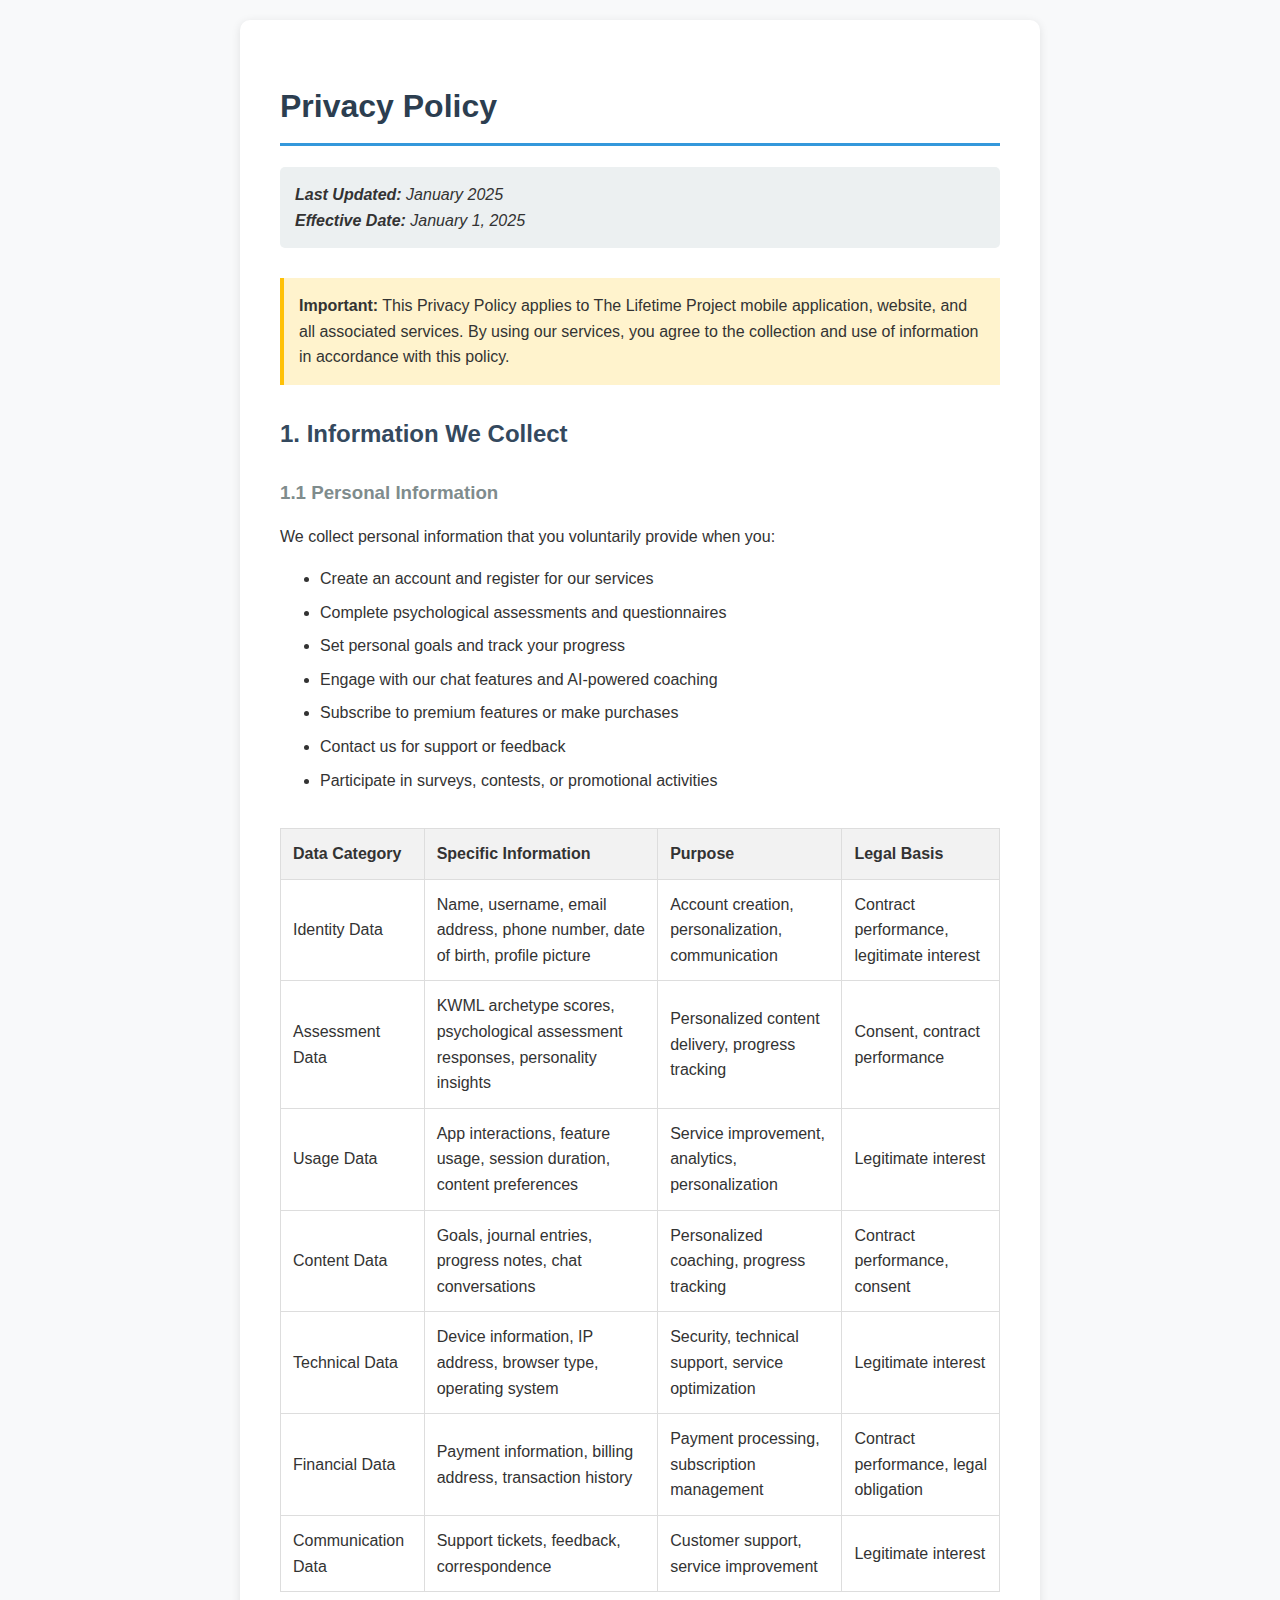
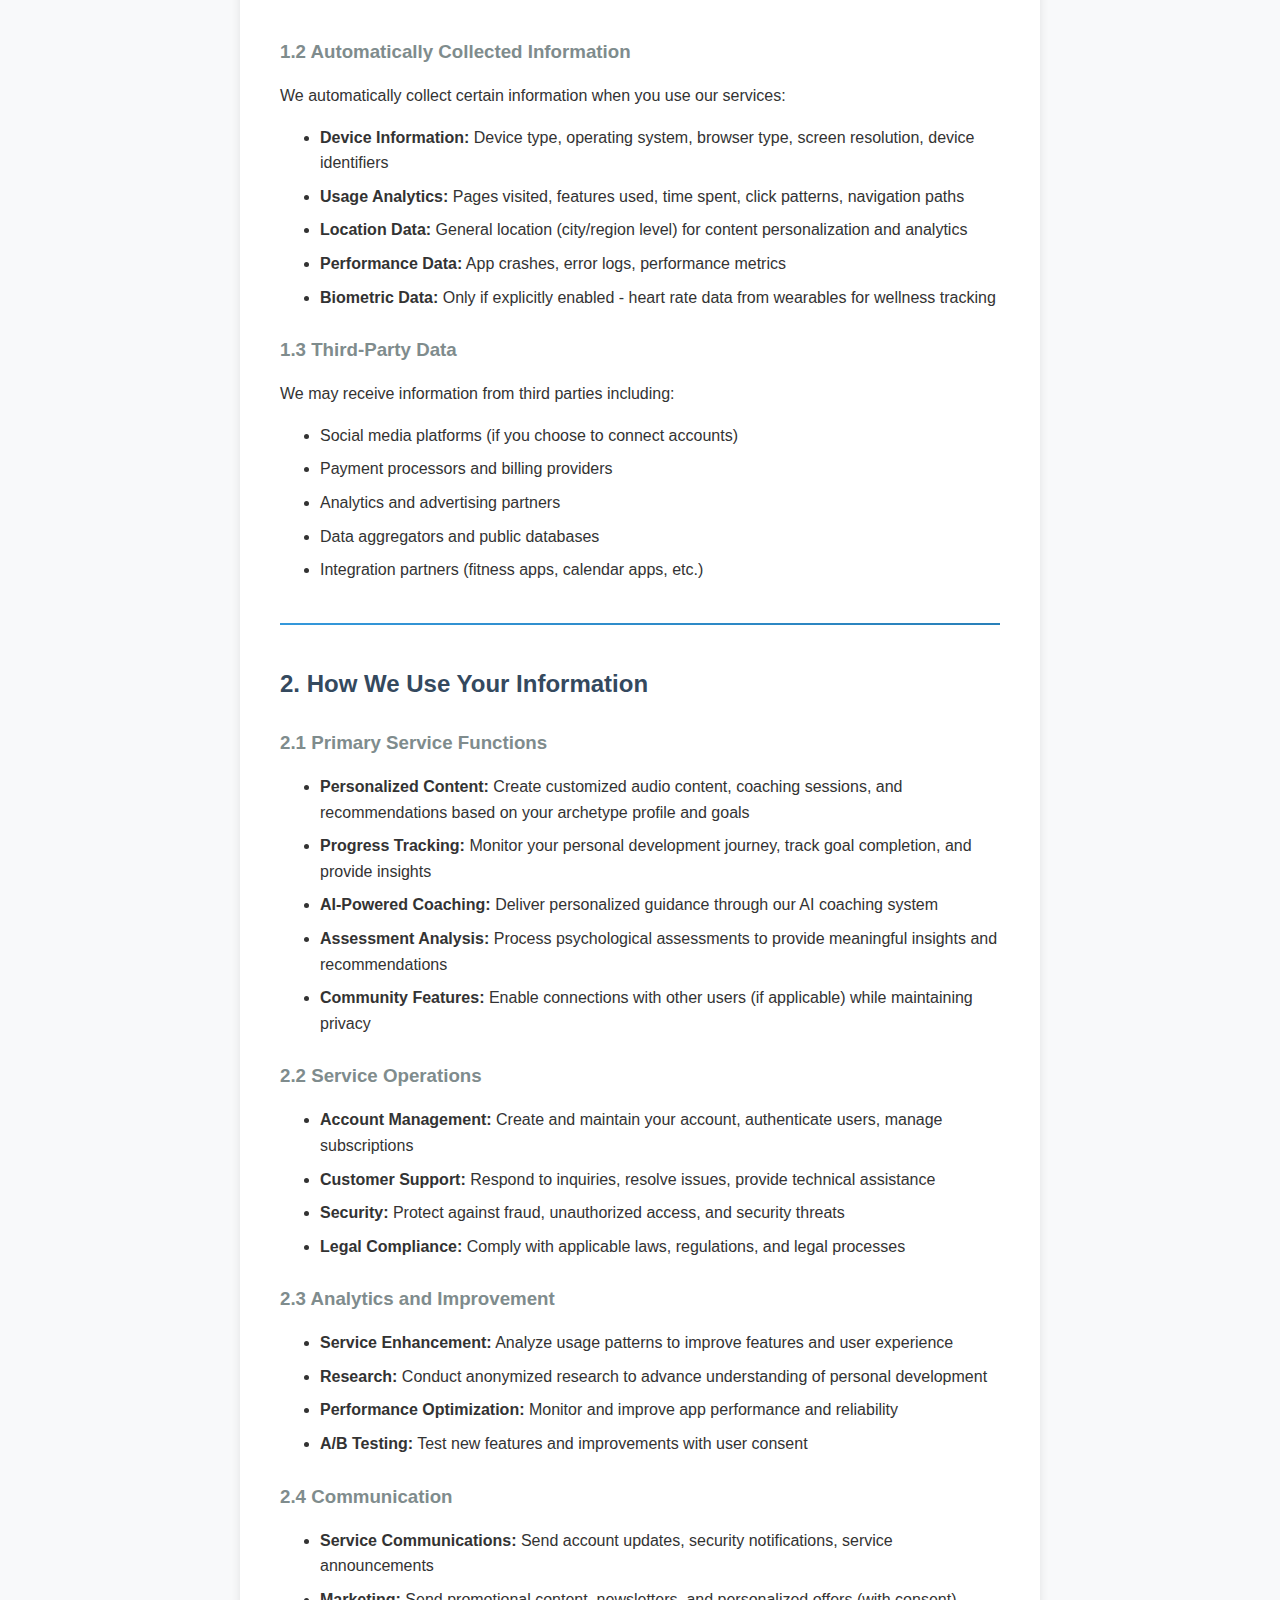
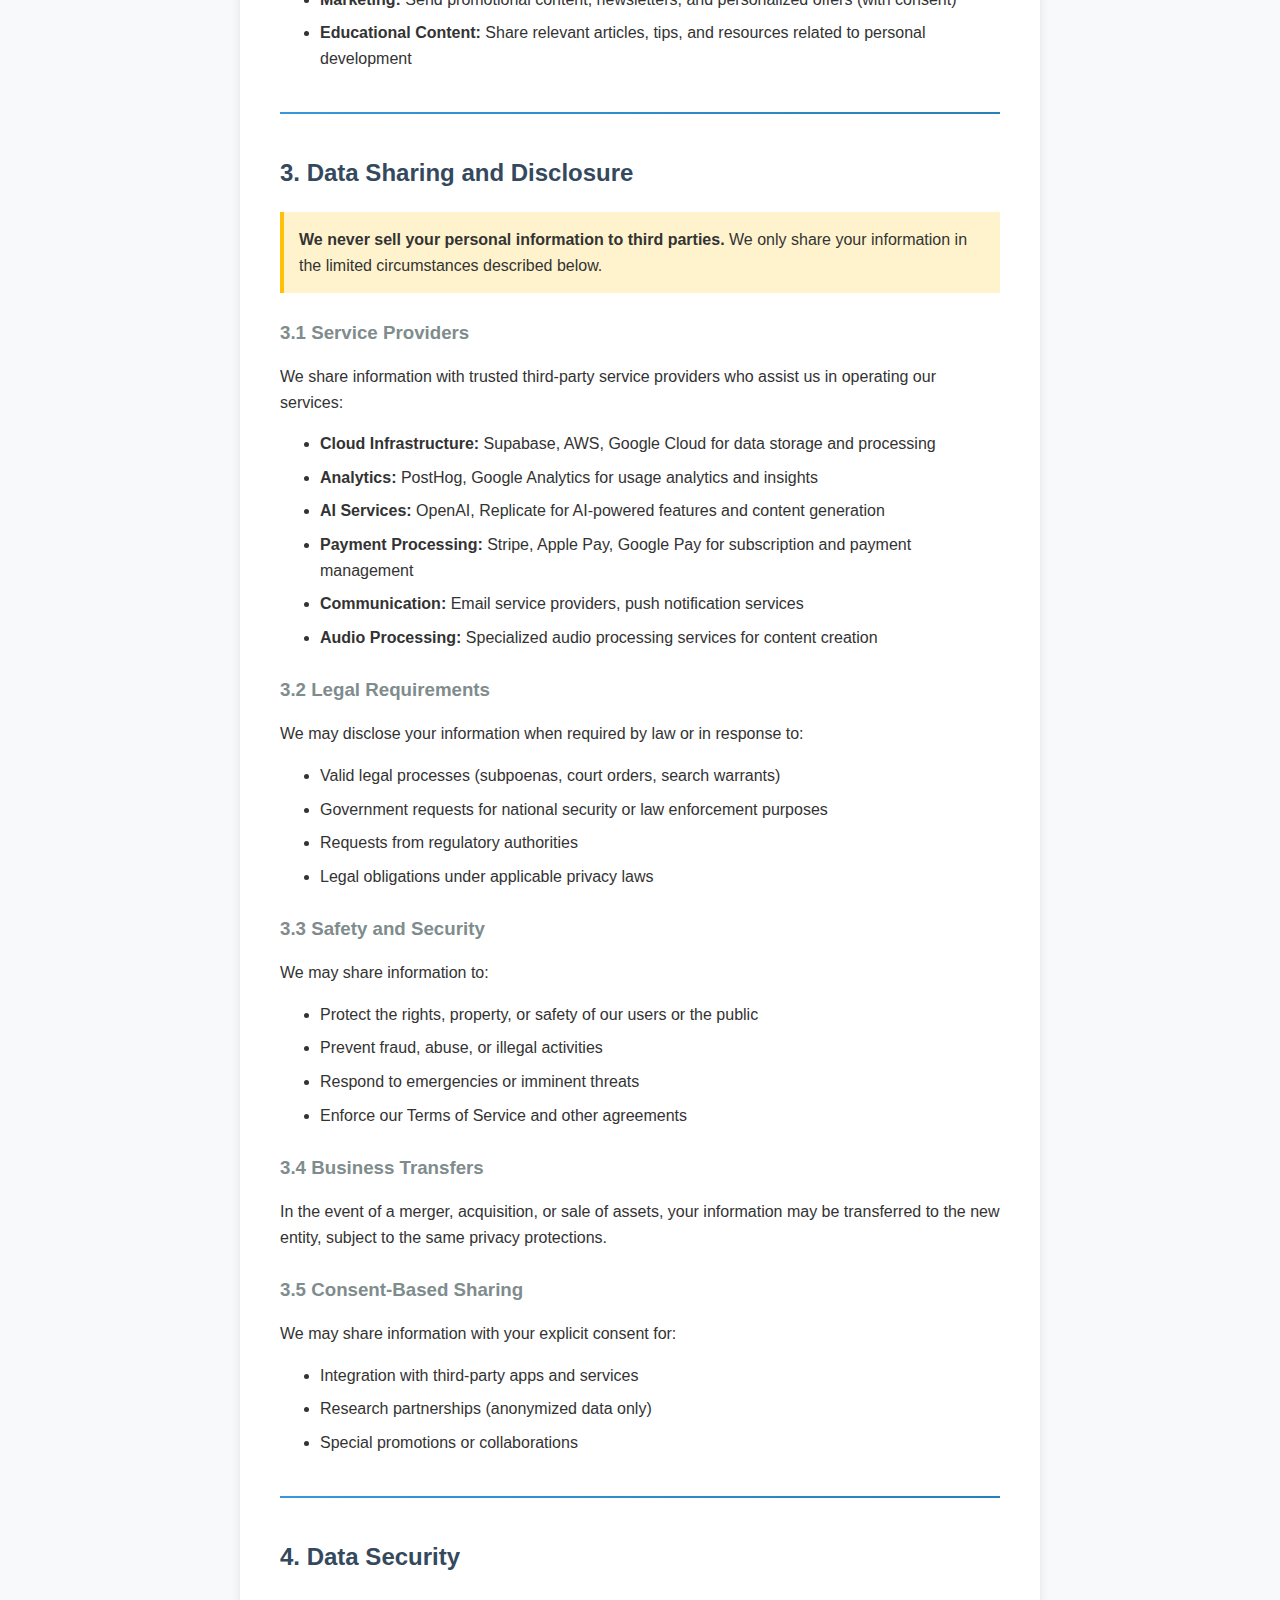
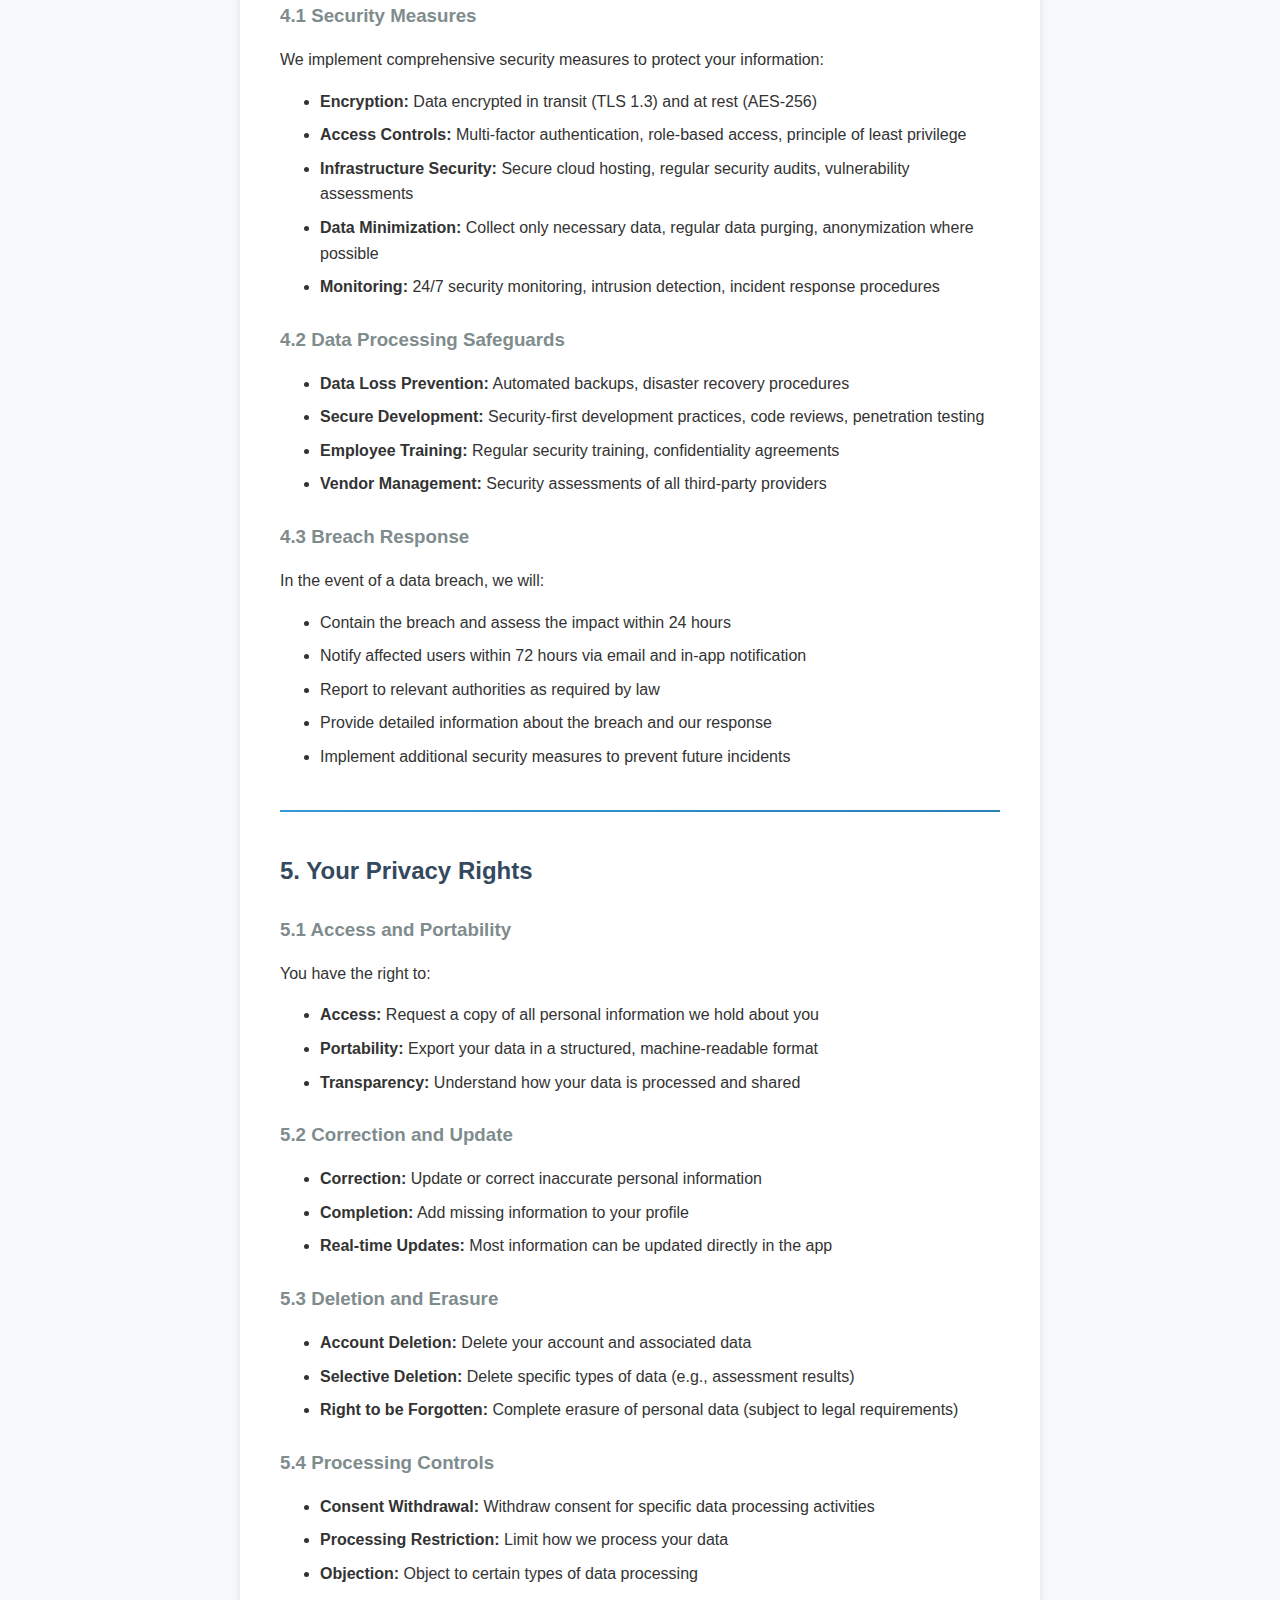
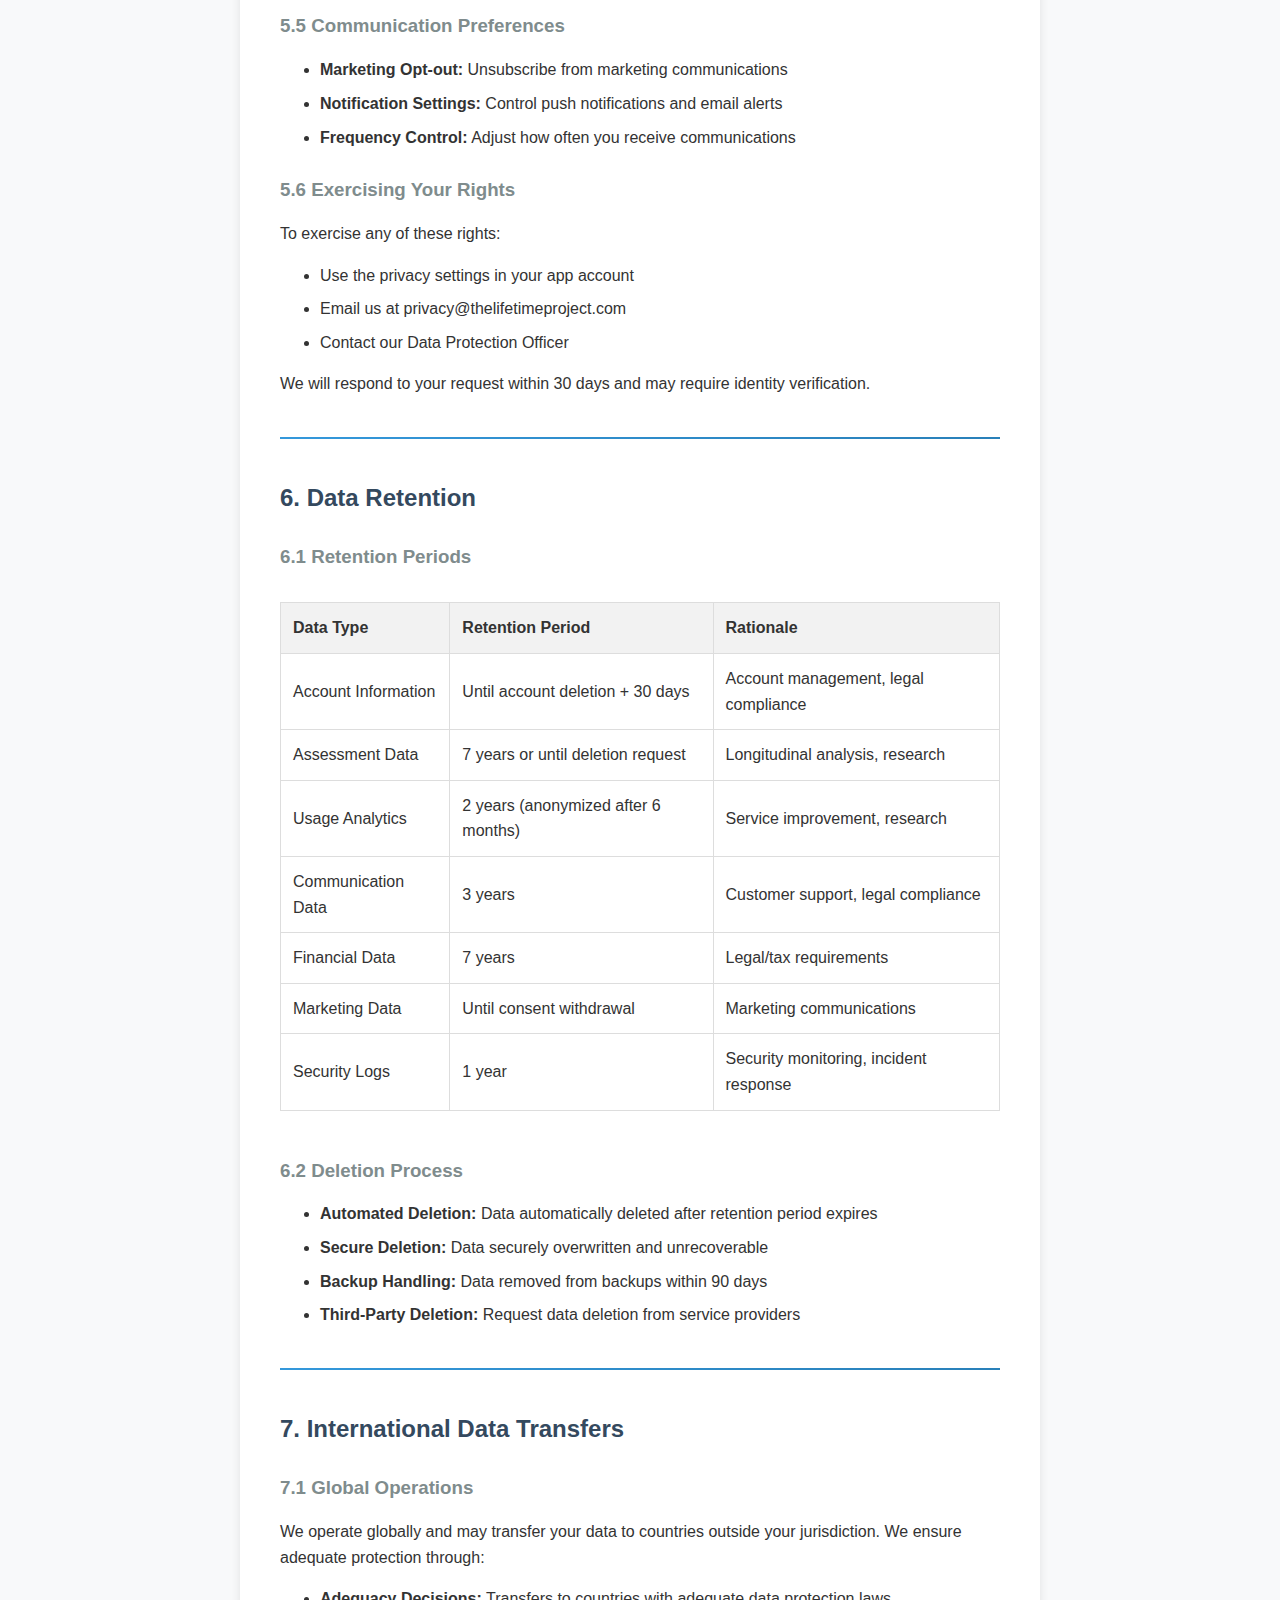
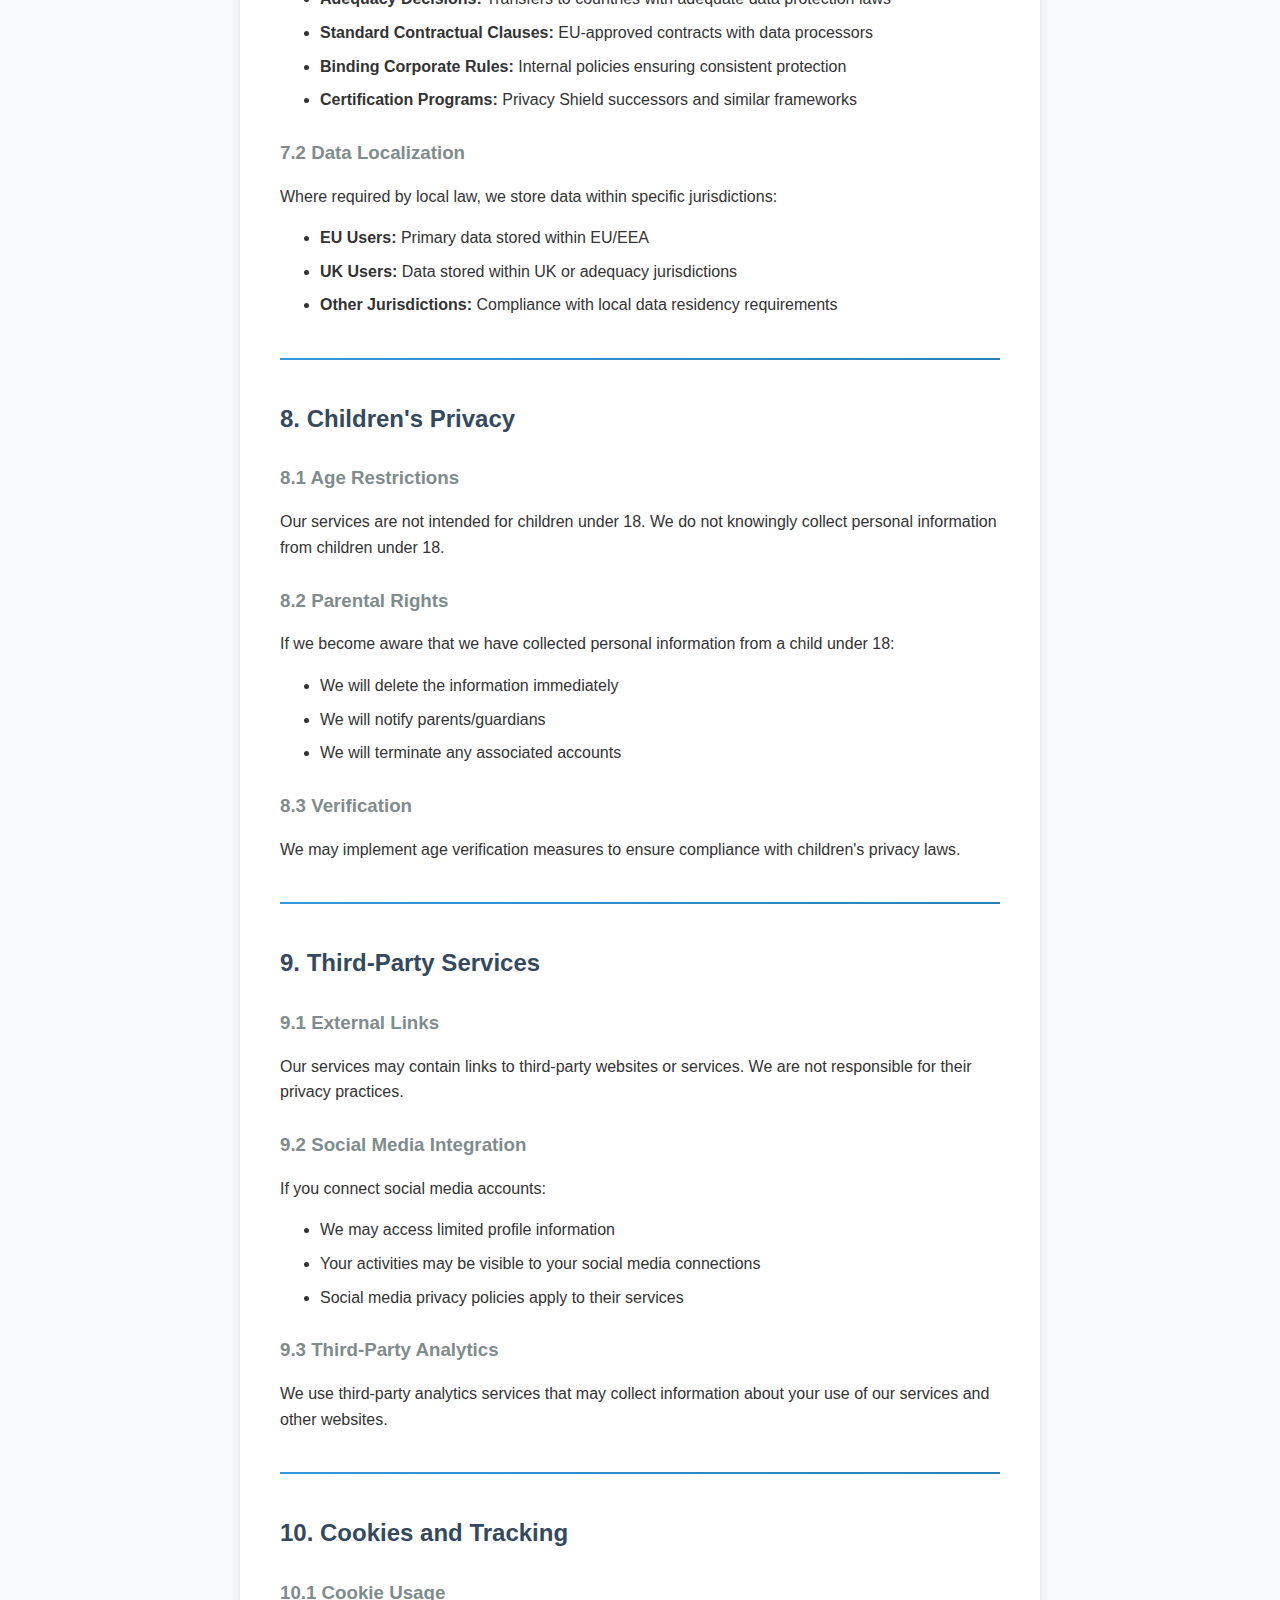
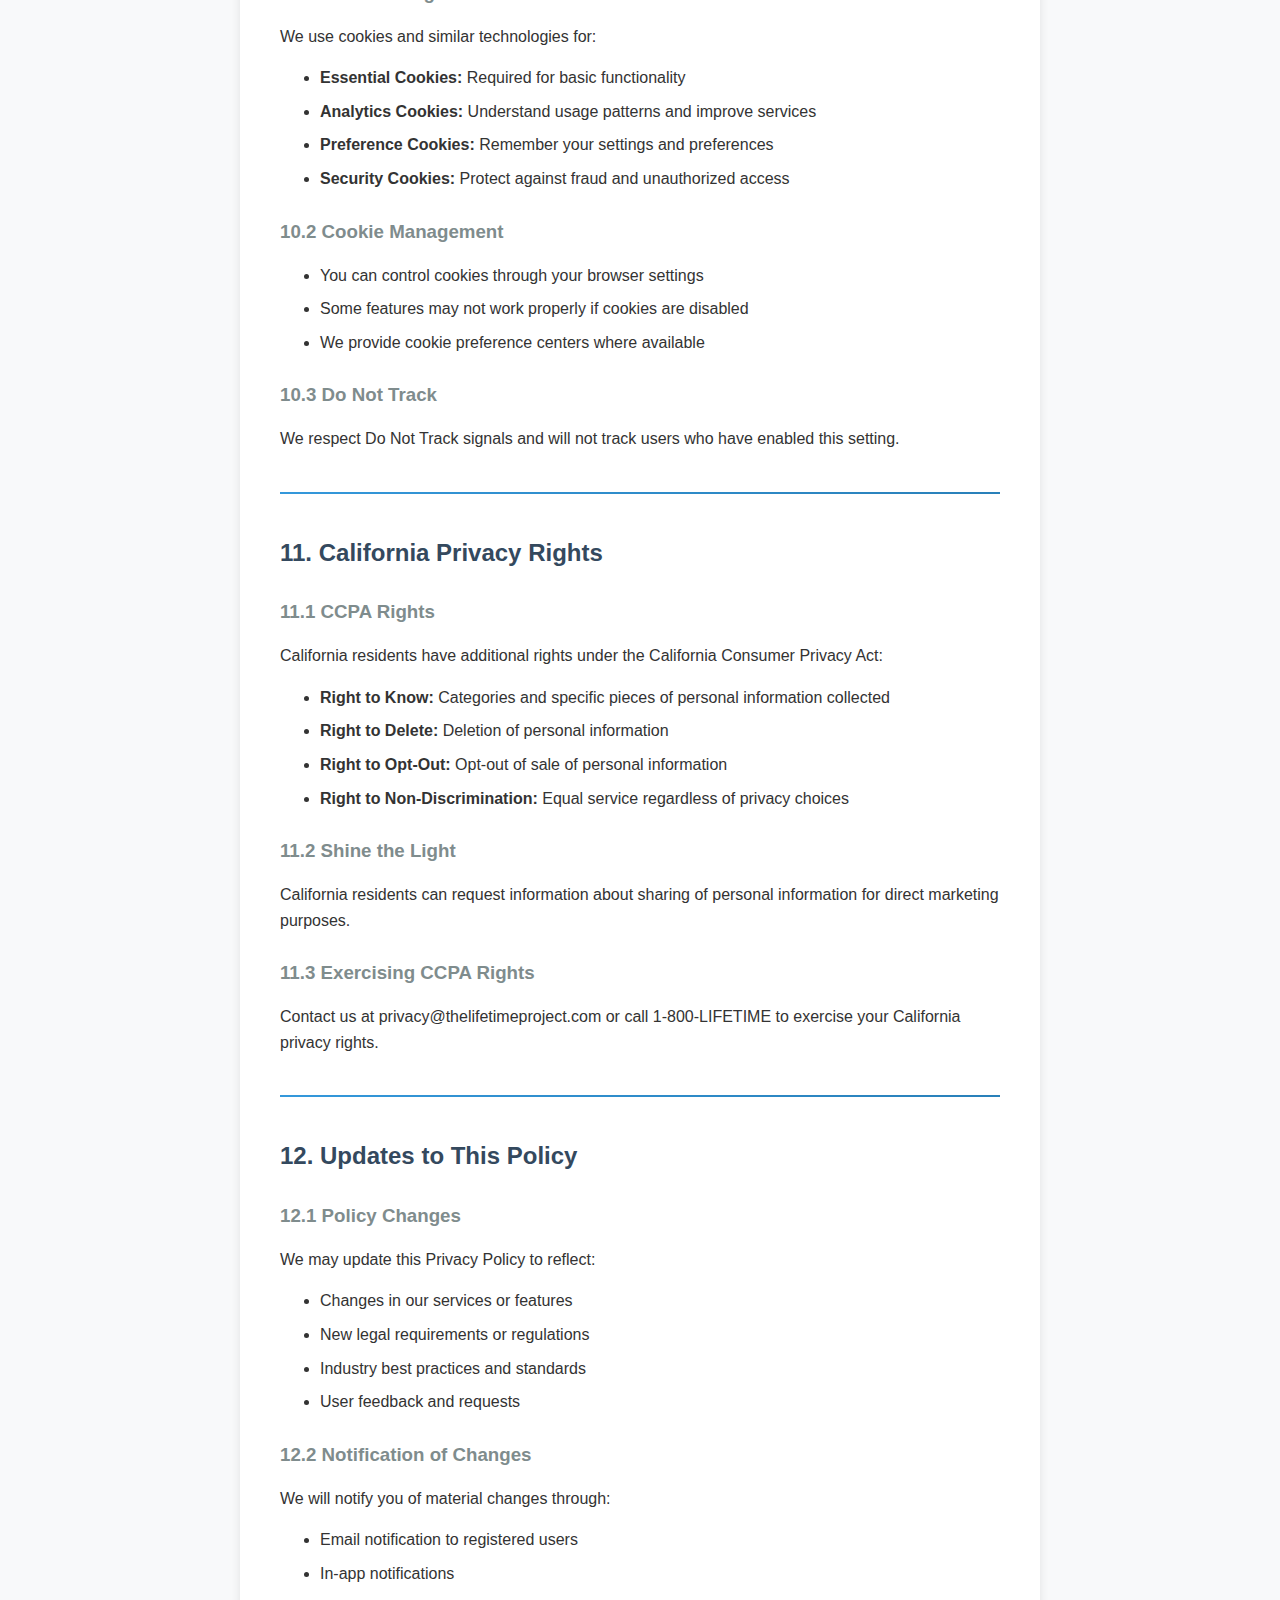
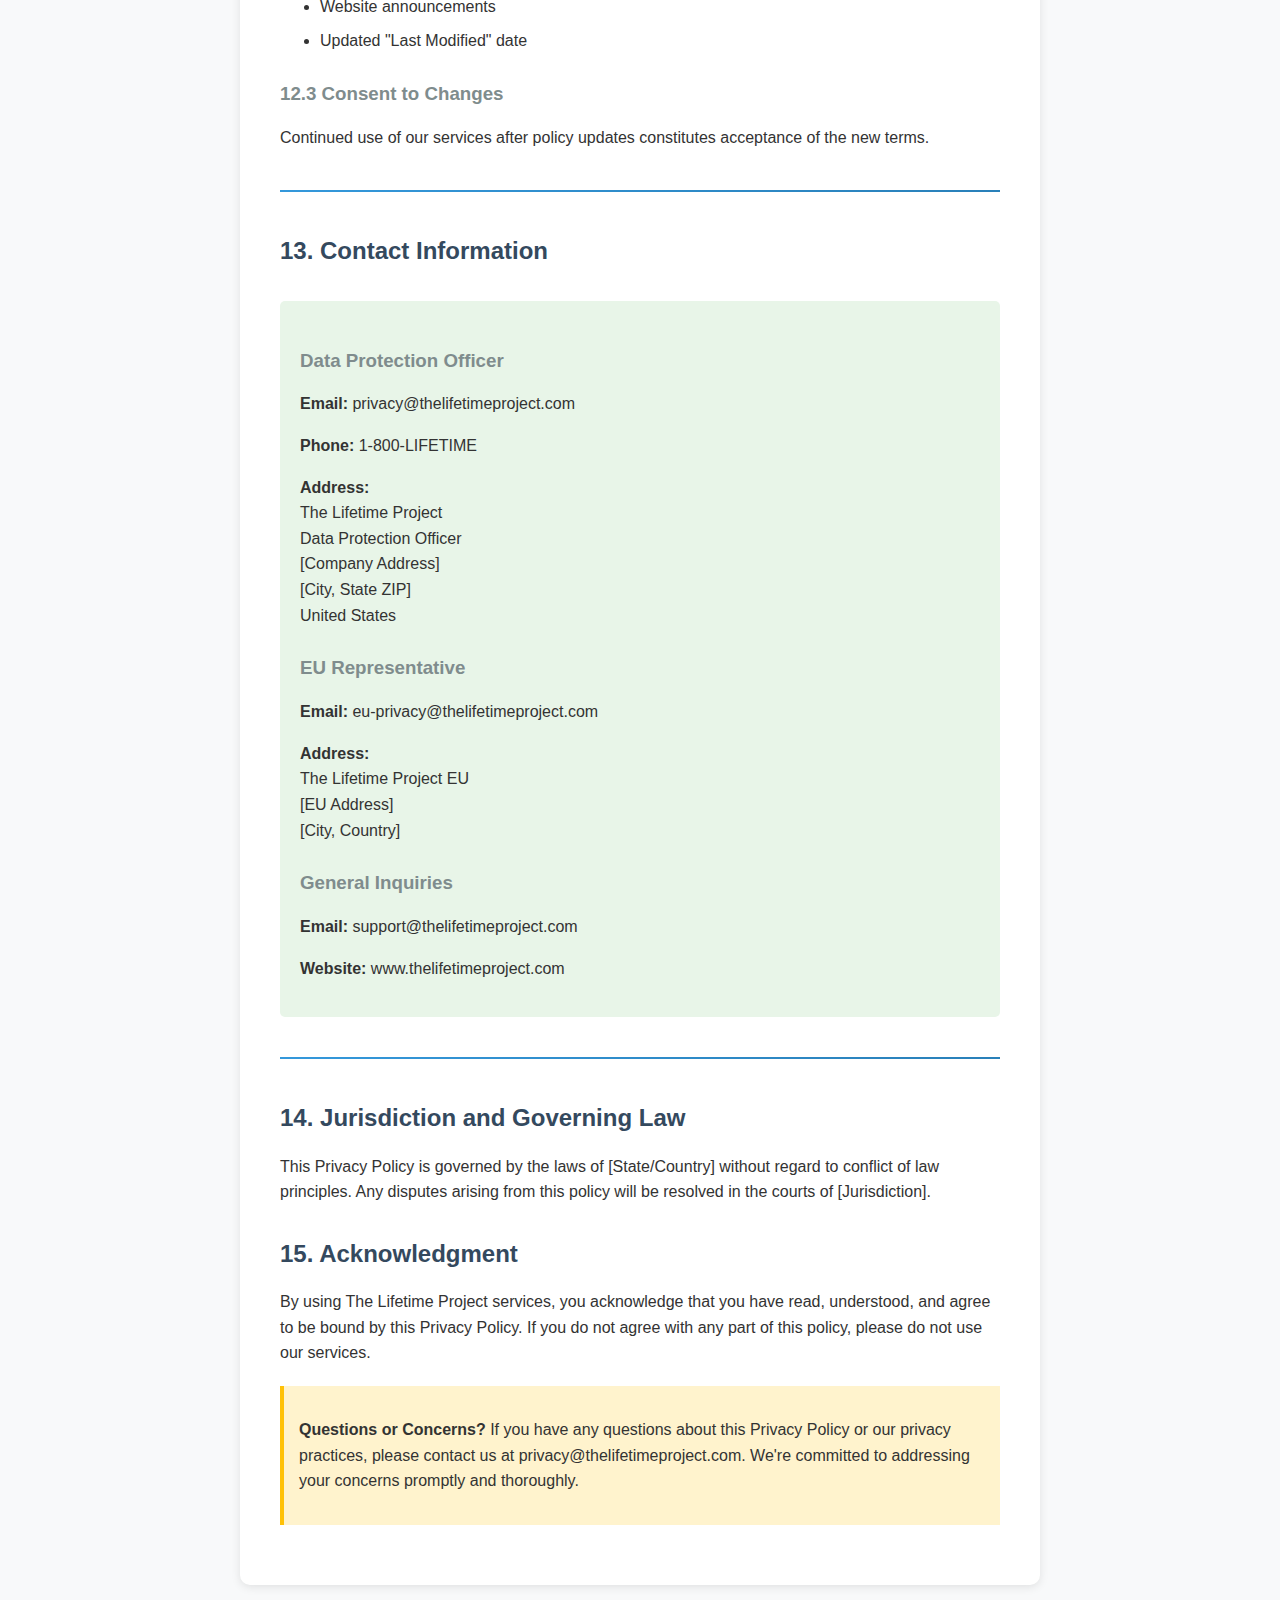
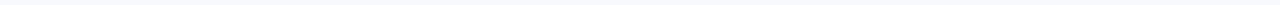
<file: privacy-policy.html>
<!DOCTYPE html>
<html lang="en">
<head>
    <meta charset="UTF-8">
    <meta name="viewport" content="width=device-width, initial-scale=1.0">
    <title>Privacy Policy - The Lifetime Project</title>
    <style>
        body {
            font-family: -apple-system, BlinkMacSystemFont, 'Segoe UI', Roboto, Oxygen, Ubuntu, Cantarell, sans-serif;
            line-height: 1.6;
            color: #333;
            max-width: 800px;
            margin: 0 auto;
            padding: 20px;
            background-color: #f8f9fa;
        }
        .container {
            background: white;
            padding: 40px;
            border-radius: 10px;
            box-shadow: 0 2px 10px rgba(0,0,0,0.1);
        }
        h1 {
            color: #2c3e50;
            border-bottom: 3px solid #3498db;
            padding-bottom: 10px;
        }
        h2 {
            color: #34495e;
            margin-top: 30px;
            margin-bottom: 15px;
        }
        h3 {
            color: #7f8c8d;
            margin-top: 25px;
            margin-bottom: 10px;
        }
        .last-updated {
            background: #ecf0f1;
            padding: 15px;
            border-radius: 5px;
            margin-bottom: 30px;
            font-style: italic;
        }
        .highlight {
            background: #fff3cd;
            padding: 15px;
            border-left: 4px solid #ffc107;
            margin: 20px 0;
        }
        ul, ol {
            margin-bottom: 15px;
        }
        li {
            margin-bottom: 8px;
        }
        .contact-info {
            background: #e8f5e8;
            padding: 20px;
            border-radius: 5px;
            margin-top: 30px;
        }
        .section-break {
            height: 2px;
            background: linear-gradient(to right, #3498db, #2980b9);
            margin: 40px 0;
            border: none;
        }
        table {
            width: 100%;
            border-collapse: collapse;
            margin: 20px 0;
        }
        table, th, td {
            border: 1px solid #ddd;
        }
        th, td {
            padding: 12px;
            text-align: left;
        }
        th {
            background-color: #f2f2f2;
        }
        .data-table {
            overflow-x: auto;
        }
    </style>
</head>
<body>
    <div class="container">
        <h1>Privacy Policy</h1>
        
        <div class="last-updated">
            <strong>Last Updated:</strong> January 2025<br>
            <strong>Effective Date:</strong> January 1, 2025
        </div>

        <div class="highlight">
            <strong>Important:</strong> This Privacy Policy applies to The Lifetime Project mobile application, website, and all associated services. By using our services, you agree to the collection and use of information in accordance with this policy.
        </div>

        <h2>1. Information We Collect</h2>
        
        <h3>1.1 Personal Information</h3>
        <p>We collect personal information that you voluntarily provide when you:</p>
        <ul>
            <li>Create an account and register for our services</li>
            <li>Complete psychological assessments and questionnaires</li>
            <li>Set personal goals and track your progress</li>
            <li>Engage with our chat features and AI-powered coaching</li>
            <li>Subscribe to premium features or make purchases</li>
            <li>Contact us for support or feedback</li>
            <li>Participate in surveys, contests, or promotional activities</li>
        </ul>

        <div class="data-table">
            <table>
                <thead>
                    <tr>
                        <th>Data Category</th>
                        <th>Specific Information</th>
                        <th>Purpose</th>
                        <th>Legal Basis</th>
                    </tr>
                </thead>
                <tbody>
                    <tr>
                        <td>Identity Data</td>
                        <td>Name, username, email address, phone number, date of birth, profile picture</td>
                        <td>Account creation, personalization, communication</td>
                        <td>Contract performance, legitimate interest</td>
                    </tr>
                    <tr>
                        <td>Assessment Data</td>
                        <td>KWML archetype scores, psychological assessment responses, personality insights</td>
                        <td>Personalized content delivery, progress tracking</td>
                        <td>Consent, contract performance</td>
                    </tr>
                    <tr>
                        <td>Usage Data</td>
                        <td>App interactions, feature usage, session duration, content preferences</td>
                        <td>Service improvement, analytics, personalization</td>
                        <td>Legitimate interest</td>
                    </tr>
                    <tr>
                        <td>Content Data</td>
                        <td>Goals, journal entries, progress notes, chat conversations</td>
                        <td>Personalized coaching, progress tracking</td>
                        <td>Contract performance, consent</td>
                    </tr>
                    <tr>
                        <td>Technical Data</td>
                        <td>Device information, IP address, browser type, operating system</td>
                        <td>Security, technical support, service optimization</td>
                        <td>Legitimate interest</td>
                    </tr>
                    <tr>
                        <td>Financial Data</td>
                        <td>Payment information, billing address, transaction history</td>
                        <td>Payment processing, subscription management</td>
                        <td>Contract performance, legal obligation</td>
                    </tr>
                    <tr>
                        <td>Communication Data</td>
                        <td>Support tickets, feedback, correspondence</td>
                        <td>Customer support, service improvement</td>
                        <td>Legitimate interest</td>
                    </tr>
                </tbody>
            </table>
        </div>

        <h3>1.2 Automatically Collected Information</h3>
        <p>We automatically collect certain information when you use our services:</p>
        <ul>
            <li><strong>Device Information:</strong> Device type, operating system, browser type, screen resolution, device identifiers</li>
            <li><strong>Usage Analytics:</strong> Pages visited, features used, time spent, click patterns, navigation paths</li>
            <li><strong>Location Data:</strong> General location (city/region level) for content personalization and analytics</li>
            <li><strong>Performance Data:</strong> App crashes, error logs, performance metrics</li>
            <li><strong>Biometric Data:</strong> Only if explicitly enabled - heart rate data from wearables for wellness tracking</li>
        </ul>

        <h3>1.3 Third-Party Data</h3>
        <p>We may receive information from third parties including:</p>
        <ul>
            <li>Social media platforms (if you choose to connect accounts)</li>
            <li>Payment processors and billing providers</li>
            <li>Analytics and advertising partners</li>
            <li>Data aggregators and public databases</li>
            <li>Integration partners (fitness apps, calendar apps, etc.)</li>
        </ul>

        <hr class="section-break">

        <h2>2. How We Use Your Information</h2>
        
        <h3>2.1 Primary Service Functions</h3>
        <ul>
            <li><strong>Personalized Content:</strong> Create customized audio content, coaching sessions, and recommendations based on your archetype profile and goals</li>
            <li><strong>Progress Tracking:</strong> Monitor your personal development journey, track goal completion, and provide insights</li>
            <li><strong>AI-Powered Coaching:</strong> Deliver personalized guidance through our AI coaching system</li>
            <li><strong>Assessment Analysis:</strong> Process psychological assessments to provide meaningful insights and recommendations</li>
            <li><strong>Community Features:</strong> Enable connections with other users (if applicable) while maintaining privacy</li>
        </ul>

        <h3>2.2 Service Operations</h3>
        <ul>
            <li><strong>Account Management:</strong> Create and maintain your account, authenticate users, manage subscriptions</li>
            <li><strong>Customer Support:</strong> Respond to inquiries, resolve issues, provide technical assistance</li>
            <li><strong>Security:</strong> Protect against fraud, unauthorized access, and security threats</li>
            <li><strong>Legal Compliance:</strong> Comply with applicable laws, regulations, and legal processes</li>
        </ul>

        <h3>2.3 Analytics and Improvement</h3>
        <ul>
            <li><strong>Service Enhancement:</strong> Analyze usage patterns to improve features and user experience</li>
            <li><strong>Research:</strong> Conduct anonymized research to advance understanding of personal development</li>
            <li><strong>Performance Optimization:</strong> Monitor and improve app performance and reliability</li>
            <li><strong>A/B Testing:</strong> Test new features and improvements with user consent</li>
        </ul>

        <h3>2.4 Communication</h3>
        <ul>
            <li><strong>Service Communications:</strong> Send account updates, security notifications, service announcements</li>
            <li><strong>Marketing:</strong> Send promotional content, newsletters, and personalized offers (with consent)</li>
            <li><strong>Educational Content:</strong> Share relevant articles, tips, and resources related to personal development</li>
        </ul>

        <hr class="section-break">

        <h2>3. Data Sharing and Disclosure</h2>
        
        <div class="highlight">
            <strong>We never sell your personal information to third parties.</strong> We only share your information in the limited circumstances described below.
        </div>

        <h3>3.1 Service Providers</h3>
        <p>We share information with trusted third-party service providers who assist us in operating our services:</p>
        <ul>
            <li><strong>Cloud Infrastructure:</strong> Supabase, AWS, Google Cloud for data storage and processing</li>
            <li><strong>Analytics:</strong> PostHog, Google Analytics for usage analytics and insights</li>
            <li><strong>AI Services:</strong> OpenAI, Replicate for AI-powered features and content generation</li>
            <li><strong>Payment Processing:</strong> Stripe, Apple Pay, Google Pay for subscription and payment management</li>
            <li><strong>Communication:</strong> Email service providers, push notification services</li>
            <li><strong>Audio Processing:</strong> Specialized audio processing services for content creation</li>
        </ul>

        <h3>3.2 Legal Requirements</h3>
        <p>We may disclose your information when required by law or in response to:</p>
        <ul>
            <li>Valid legal processes (subpoenas, court orders, search warrants)</li>
            <li>Government requests for national security or law enforcement purposes</li>
            <li>Requests from regulatory authorities</li>
            <li>Legal obligations under applicable privacy laws</li>
        </ul>

        <h3>3.3 Safety and Security</h3>
        <p>We may share information to:</p>
        <ul>
            <li>Protect the rights, property, or safety of our users or the public</li>
            <li>Prevent fraud, abuse, or illegal activities</li>
            <li>Respond to emergencies or imminent threats</li>
            <li>Enforce our Terms of Service and other agreements</li>
        </ul>

        <h3>3.4 Business Transfers</h3>
        <p>In the event of a merger, acquisition, or sale of assets, your information may be transferred to the new entity, subject to the same privacy protections.</p>

        <h3>3.5 Consent-Based Sharing</h3>
        <p>We may share information with your explicit consent for:</p>
        <ul>
            <li>Integration with third-party apps and services</li>
            <li>Research partnerships (anonymized data only)</li>
            <li>Special promotions or collaborations</li>
        </ul>

        <hr class="section-break">

        <h2>4. Data Security</h2>
        
        <h3>4.1 Security Measures</h3>
        <p>We implement comprehensive security measures to protect your information:</p>
        <ul>
            <li><strong>Encryption:</strong> Data encrypted in transit (TLS 1.3) and at rest (AES-256)</li>
            <li><strong>Access Controls:</strong> Multi-factor authentication, role-based access, principle of least privilege</li>
            <li><strong>Infrastructure Security:</strong> Secure cloud hosting, regular security audits, vulnerability assessments</li>
            <li><strong>Data Minimization:</strong> Collect only necessary data, regular data purging, anonymization where possible</li>
            <li><strong>Monitoring:</strong> 24/7 security monitoring, intrusion detection, incident response procedures</li>
        </ul>

        <h3>4.2 Data Processing Safeguards</h3>
        <ul>
            <li><strong>Data Loss Prevention:</strong> Automated backups, disaster recovery procedures</li>
            <li><strong>Secure Development:</strong> Security-first development practices, code reviews, penetration testing</li>
            <li><strong>Employee Training:</strong> Regular security training, confidentiality agreements</li>
            <li><strong>Vendor Management:</strong> Security assessments of all third-party providers</li>
        </ul>

        <h3>4.3 Breach Response</h3>
        <p>In the event of a data breach, we will:</p>
        <ul>
            <li>Contain the breach and assess the impact within 24 hours</li>
            <li>Notify affected users within 72 hours via email and in-app notification</li>
            <li>Report to relevant authorities as required by law</li>
            <li>Provide detailed information about the breach and our response</li>
            <li>Implement additional security measures to prevent future incidents</li>
        </ul>

        <hr class="section-break">

        <h2>5. Your Privacy Rights</h2>
        
        <h3>5.1 Access and Portability</h3>
        <p>You have the right to:</p>
        <ul>
            <li><strong>Access:</strong> Request a copy of all personal information we hold about you</li>
            <li><strong>Portability:</strong> Export your data in a structured, machine-readable format</li>
            <li><strong>Transparency:</strong> Understand how your data is processed and shared</li>
        </ul>

        <h3>5.2 Correction and Update</h3>
        <ul>
            <li><strong>Correction:</strong> Update or correct inaccurate personal information</li>
            <li><strong>Completion:</strong> Add missing information to your profile</li>
            <li><strong>Real-time Updates:</strong> Most information can be updated directly in the app</li>
        </ul>

        <h3>5.3 Deletion and Erasure</h3>
        <ul>
            <li><strong>Account Deletion:</strong> Delete your account and associated data</li>
            <li><strong>Selective Deletion:</strong> Delete specific types of data (e.g., assessment results)</li>
            <li><strong>Right to be Forgotten:</strong> Complete erasure of personal data (subject to legal requirements)</li>
        </ul>

        <h3>5.4 Processing Controls</h3>
        <ul>
            <li><strong>Consent Withdrawal:</strong> Withdraw consent for specific data processing activities</li>
            <li><strong>Processing Restriction:</strong> Limit how we process your data</li>
            <li><strong>Objection:</strong> Object to certain types of data processing</li>
        </ul>

        <h3>5.5 Communication Preferences</h3>
        <ul>
            <li><strong>Marketing Opt-out:</strong> Unsubscribe from marketing communications</li>
            <li><strong>Notification Settings:</strong> Control push notifications and email alerts</li>
            <li><strong>Frequency Control:</strong> Adjust how often you receive communications</li>
        </ul>

        <h3>5.6 Exercising Your Rights</h3>
        <p>To exercise any of these rights:</p>
        <ul>
            <li>Use the privacy settings in your app account</li>
            <li>Email us at privacy@thelifetimeproject.com</li>
            <li>Contact our Data Protection Officer</li>
        </ul>
        <p>We will respond to your request within 30 days and may require identity verification.</p>

        <hr class="section-break">

        <h2>6. Data Retention</h2>
        
        <h3>6.1 Retention Periods</h3>
        <div class="data-table">
            <table>
                <thead>
                    <tr>
                        <th>Data Type</th>
                        <th>Retention Period</th>
                        <th>Rationale</th>
                    </tr>
                </thead>
                <tbody>
                    <tr>
                        <td>Account Information</td>
                        <td>Until account deletion + 30 days</td>
                        <td>Account management, legal compliance</td>
                    </tr>
                    <tr>
                        <td>Assessment Data</td>
                        <td>7 years or until deletion request</td>
                        <td>Longitudinal analysis, research</td>
                    </tr>
                    <tr>
                        <td>Usage Analytics</td>
                        <td>2 years (anonymized after 6 months)</td>
                        <td>Service improvement, research</td>
                    </tr>
                    <tr>
                        <td>Communication Data</td>
                        <td>3 years</td>
                        <td>Customer support, legal compliance</td>
                    </tr>
                    <tr>
                        <td>Financial Data</td>
                        <td>7 years</td>
                        <td>Legal/tax requirements</td>
                    </tr>
                    <tr>
                        <td>Marketing Data</td>
                        <td>Until consent withdrawal</td>
                        <td>Marketing communications</td>
                    </tr>
                    <tr>
                        <td>Security Logs</td>
                        <td>1 year</td>
                        <td>Security monitoring, incident response</td>
                    </tr>
                </tbody>
            </table>
        </div>

        <h3>6.2 Deletion Process</h3>
        <ul>
            <li><strong>Automated Deletion:</strong> Data automatically deleted after retention period expires</li>
            <li><strong>Secure Deletion:</strong> Data securely overwritten and unrecoverable</li>
            <li><strong>Backup Handling:</strong> Data removed from backups within 90 days</li>
            <li><strong>Third-Party Deletion:</strong> Request data deletion from service providers</li>
        </ul>

        <hr class="section-break">

        <h2>7. International Data Transfers</h2>
        
        <h3>7.1 Global Operations</h3>
        <p>We operate globally and may transfer your data to countries outside your jurisdiction. We ensure adequate protection through:</p>
        <ul>
            <li><strong>Adequacy Decisions:</strong> Transfers to countries with adequate data protection laws</li>
            <li><strong>Standard Contractual Clauses:</strong> EU-approved contracts with data processors</li>
            <li><strong>Binding Corporate Rules:</strong> Internal policies ensuring consistent protection</li>
            <li><strong>Certification Programs:</strong> Privacy Shield successors and similar frameworks</li>
        </ul>

        <h3>7.2 Data Localization</h3>
        <p>Where required by local law, we store data within specific jurisdictions:</p>
        <ul>
            <li><strong>EU Users:</strong> Primary data stored within EU/EEA</li>
            <li><strong>UK Users:</strong> Data stored within UK or adequacy jurisdictions</li>
            <li><strong>Other Jurisdictions:</strong> Compliance with local data residency requirements</li>
        </ul>

        <hr class="section-break">

        <h2>8. Children's Privacy</h2>
        
        <h3>8.1 Age Restrictions</h3>
        <p>Our services are not intended for children under 18. We do not knowingly collect personal information from children under 18.</p>

        <h3>8.2 Parental Rights</h3>
        <p>If we become aware that we have collected personal information from a child under 18:</p>
        <ul>
            <li>We will delete the information immediately</li>
            <li>We will notify parents/guardians</li>
            <li>We will terminate any associated accounts</li>
        </ul>

        <h3>8.3 Verification</h3>
        <p>We may implement age verification measures to ensure compliance with children's privacy laws.</p>

        <hr class="section-break">

        <h2>9. Third-Party Services</h2>
        
        <h3>9.1 External Links</h3>
        <p>Our services may contain links to third-party websites or services. We are not responsible for their privacy practices.</p>

        <h3>9.2 Social Media Integration</h3>
        <p>If you connect social media accounts:</p>
        <ul>
            <li>We may access limited profile information</li>
            <li>Your activities may be visible to your social media connections</li>
            <li>Social media privacy policies apply to their services</li>
        </ul>

        <h3>9.3 Third-Party Analytics</h3>
        <p>We use third-party analytics services that may collect information about your use of our services and other websites.</p>

        <hr class="section-break">

        <h2>10. Cookies and Tracking</h2>
        
        <h3>10.1 Cookie Usage</h3>
        <p>We use cookies and similar technologies for:</p>
        <ul>
            <li><strong>Essential Cookies:</strong> Required for basic functionality</li>
            <li><strong>Analytics Cookies:</strong> Understand usage patterns and improve services</li>
            <li><strong>Preference Cookies:</strong> Remember your settings and preferences</li>
            <li><strong>Security Cookies:</strong> Protect against fraud and unauthorized access</li>
        </ul>

        <h3>10.2 Cookie Management</h3>
        <ul>
            <li>You can control cookies through your browser settings</li>
            <li>Some features may not work properly if cookies are disabled</li>
            <li>We provide cookie preference centers where available</li>
        </ul>

        <h3>10.3 Do Not Track</h3>
        <p>We respect Do Not Track signals and will not track users who have enabled this setting.</p>

        <hr class="section-break">

        <h2>11. California Privacy Rights</h2>
        
        <h3>11.1 CCPA Rights</h3>
        <p>California residents have additional rights under the California Consumer Privacy Act:</p>
        <ul>
            <li><strong>Right to Know:</strong> Categories and specific pieces of personal information collected</li>
            <li><strong>Right to Delete:</strong> Deletion of personal information</li>
            <li><strong>Right to Opt-Out:</strong> Opt-out of sale of personal information</li>
            <li><strong>Right to Non-Discrimination:</strong> Equal service regardless of privacy choices</li>
        </ul>

        <h3>11.2 Shine the Light</h3>
        <p>California residents can request information about sharing of personal information for direct marketing purposes.</p>

        <h3>11.3 Exercising CCPA Rights</h3>
        <p>Contact us at privacy@thelifetimeproject.com or call 1-800-LIFETIME to exercise your California privacy rights.</p>

        <hr class="section-break">

        <h2>12. Updates to This Policy</h2>
        
        <h3>12.1 Policy Changes</h3>
        <p>We may update this Privacy Policy to reflect:</p>
        <ul>
            <li>Changes in our services or features</li>
            <li>New legal requirements or regulations</li>
            <li>Industry best practices and standards</li>
            <li>User feedback and requests</li>
        </ul>

        <h3>12.2 Notification of Changes</h3>
        <p>We will notify you of material changes through:</p>
        <ul>
            <li>Email notification to registered users</li>
            <li>In-app notifications</li>
            <li>Website announcements</li>
            <li>Updated "Last Modified" date</li>
        </ul>

        <h3>12.3 Consent to Changes</h3>
        <p>Continued use of our services after policy updates constitutes acceptance of the new terms.</p>

        <hr class="section-break">

        <h2>13. Contact Information</h2>
        
        <div class="contact-info">
            <h3>Data Protection Officer</h3>
            <p><strong>Email:</strong> privacy@thelifetimeproject.com</p>
            <p><strong>Phone:</strong> 1-800-LIFETIME</p>
            <p><strong>Address:</strong><br>
            The Lifetime Project<br>
            Data Protection Officer<br>
            [Company Address]<br>
            [City, State ZIP]<br>
            United States</p>
            
            <h3>EU Representative</h3>
            <p><strong>Email:</strong> eu-privacy@thelifetimeproject.com</p>
            <p><strong>Address:</strong><br>
            The Lifetime Project EU<br>
            [EU Address]<br>
            [City, Country]</p>
            
            <h3>General Inquiries</h3>
            <p><strong>Email:</strong> support@thelifetimeproject.com</p>
            <p><strong>Website:</strong> www.thelifetimeproject.com</p>
        </div>

        <hr class="section-break">

        <h2>14. Jurisdiction and Governing Law</h2>
        
        <p>This Privacy Policy is governed by the laws of [State/Country] without regard to conflict of law principles. Any disputes arising from this policy will be resolved in the courts of [Jurisdiction].</p>

        <h2>15. Acknowledgment</h2>
        
        <p>By using The Lifetime Project services, you acknowledge that you have read, understood, and agree to be bound by this Privacy Policy. If you do not agree with any part of this policy, please do not use our services.</p>

        <div class="highlight">
            <p><strong>Questions or Concerns?</strong> If you have any questions about this Privacy Policy or our privacy practices, please contact us at privacy@thelifetimeproject.com. We're committed to addressing your concerns promptly and thoroughly.</p>
        </div>
    </div>
</body>
</html>
</file>
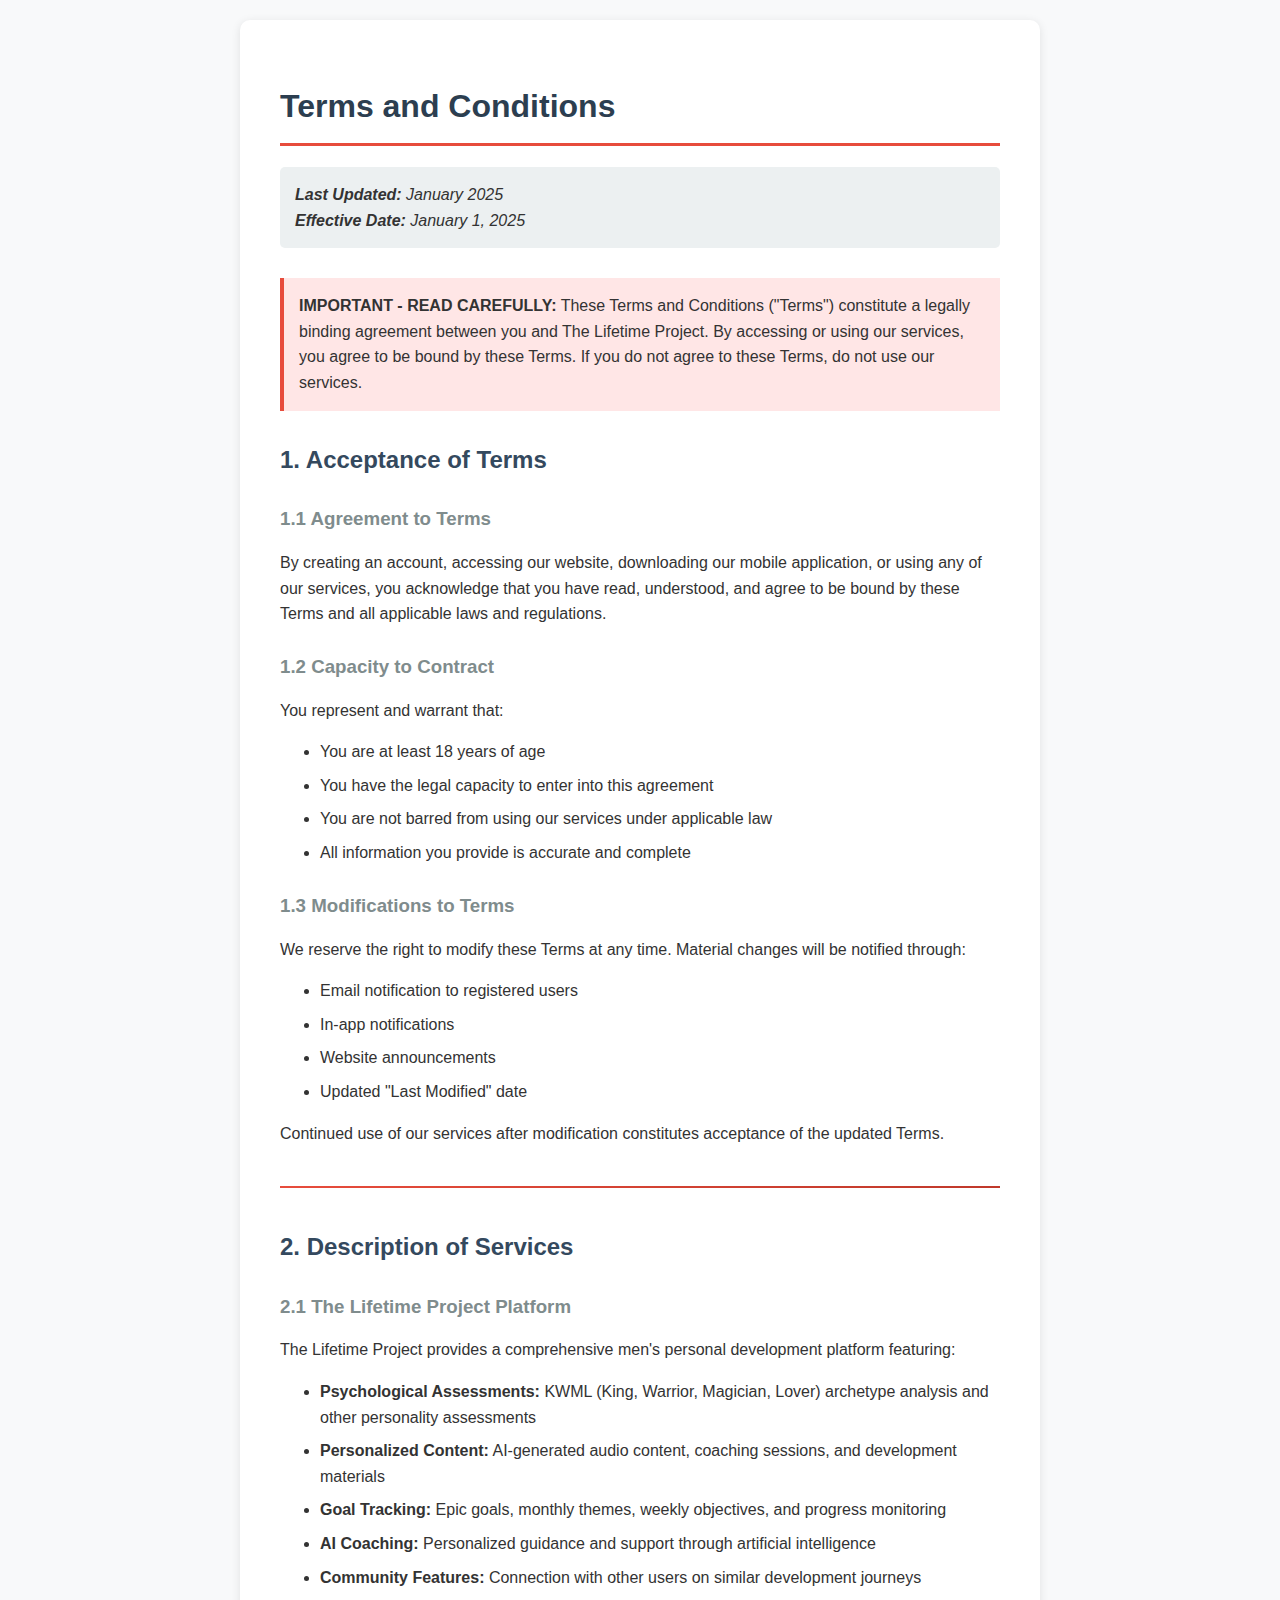
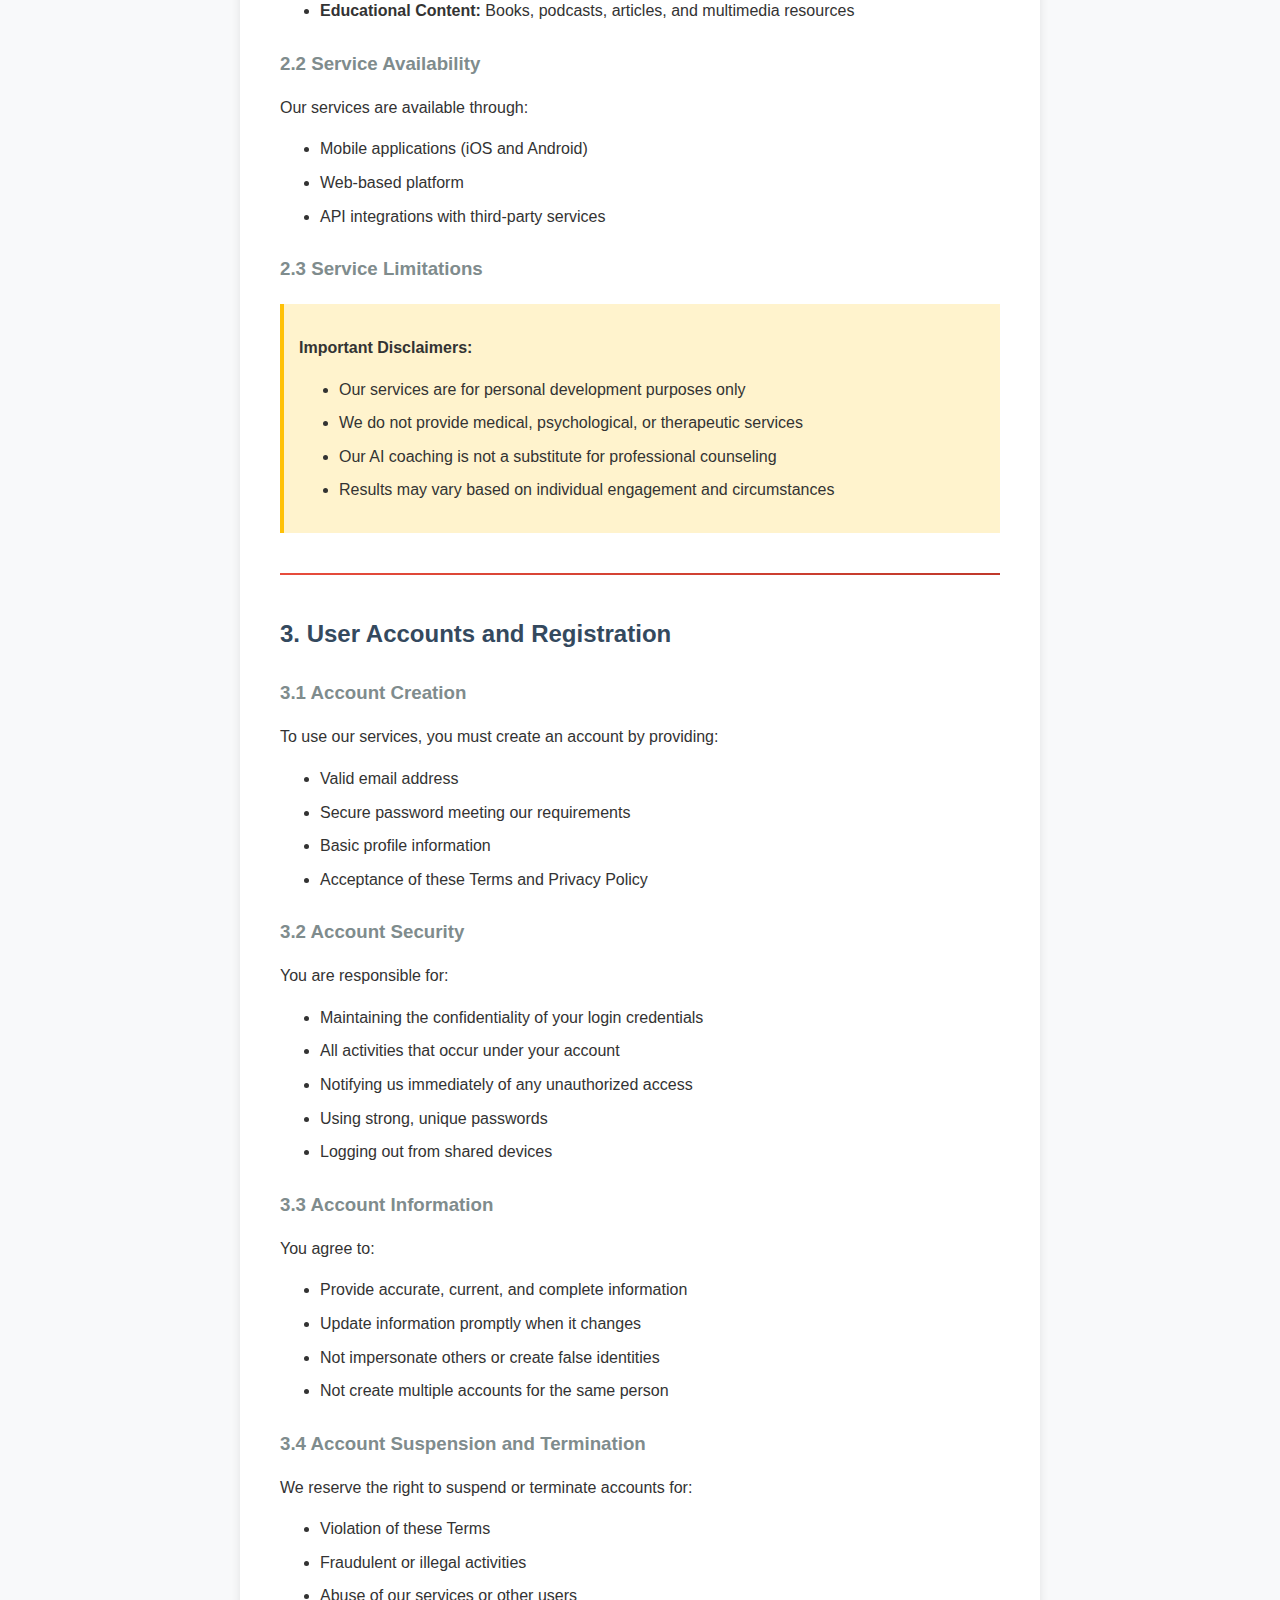
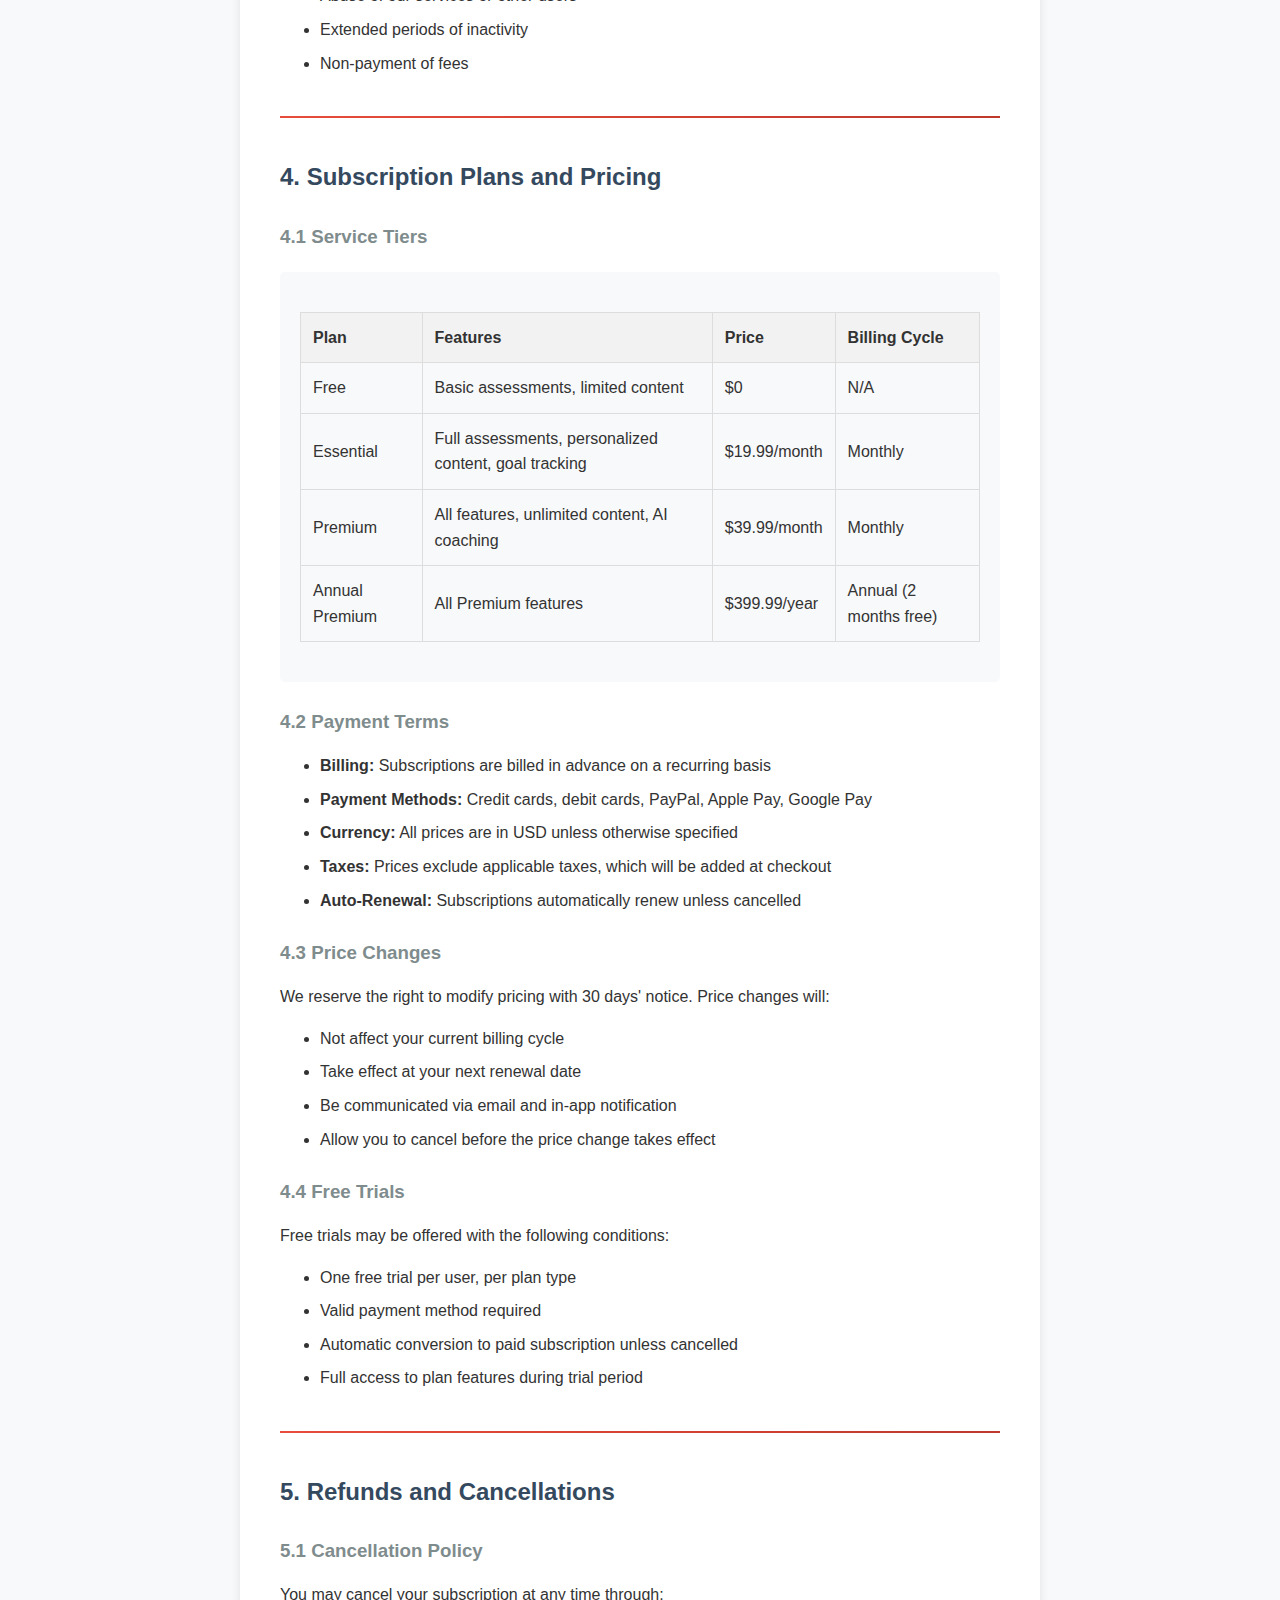
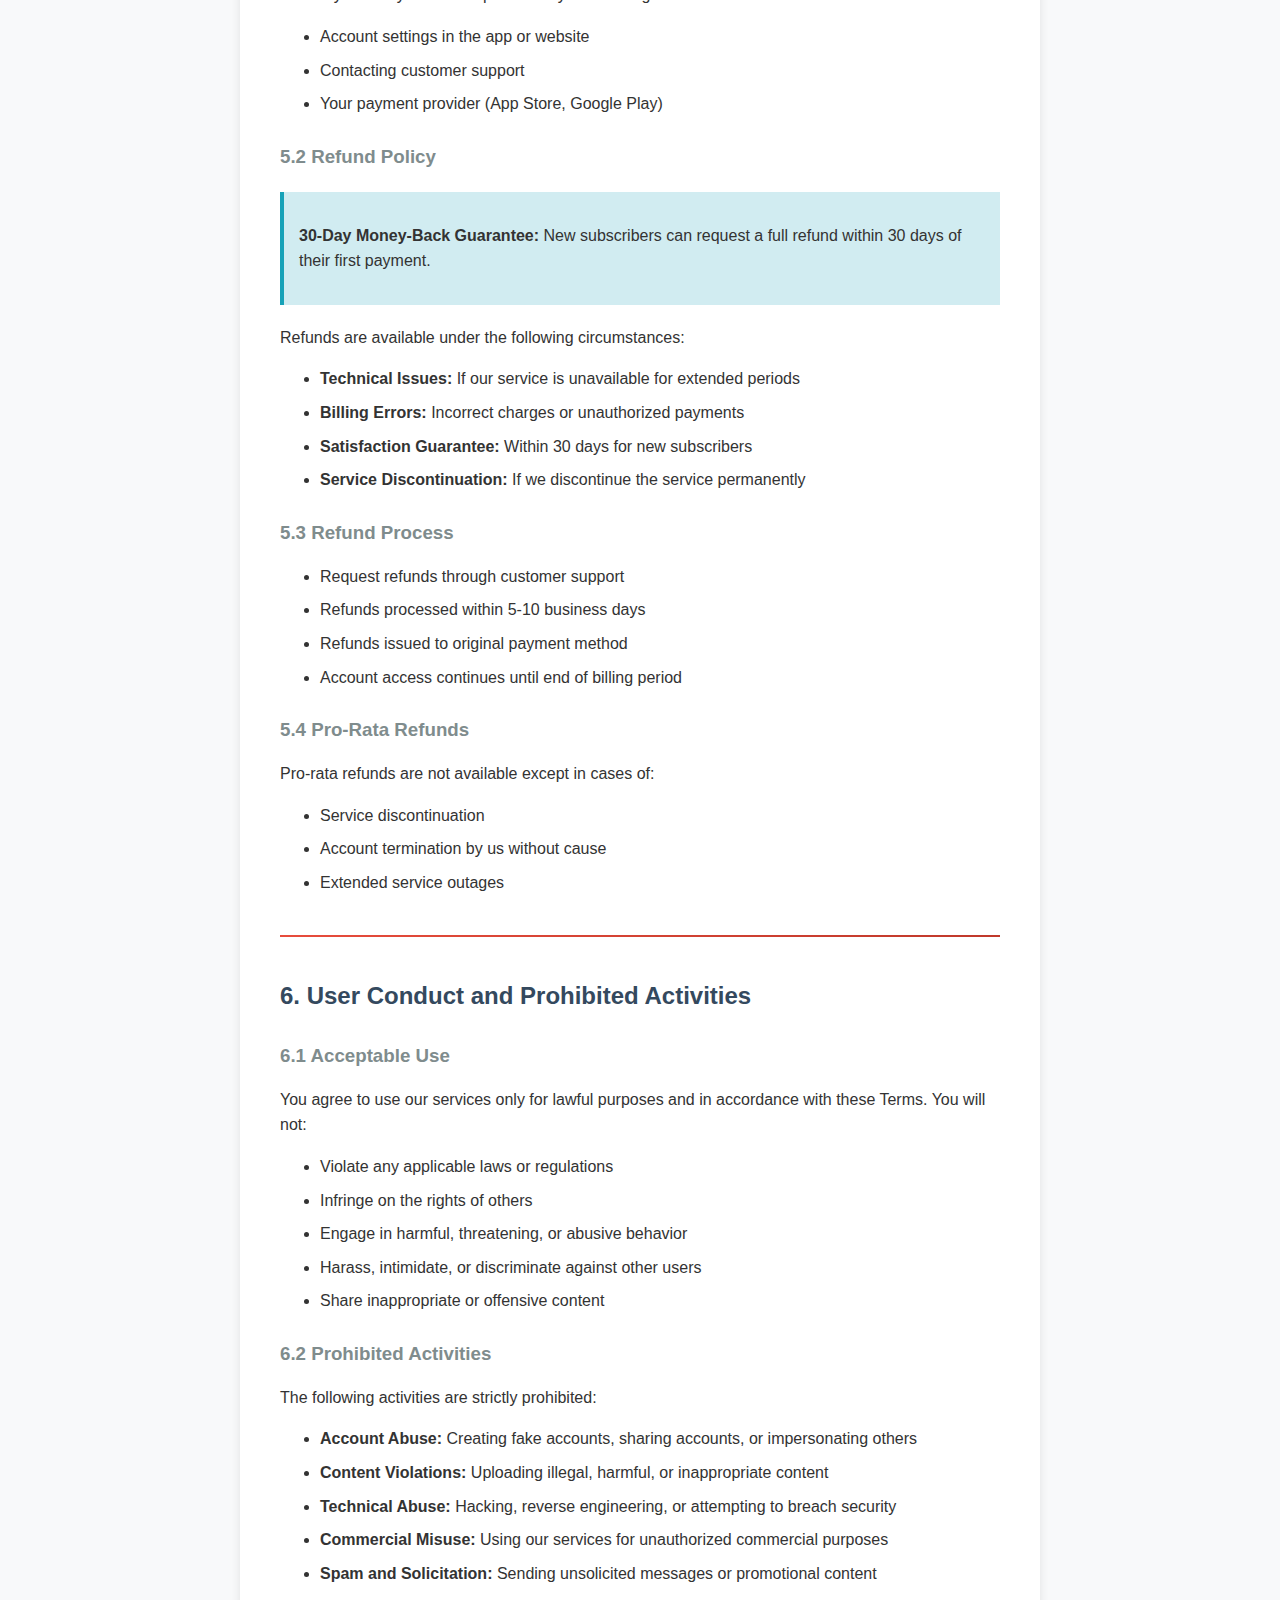
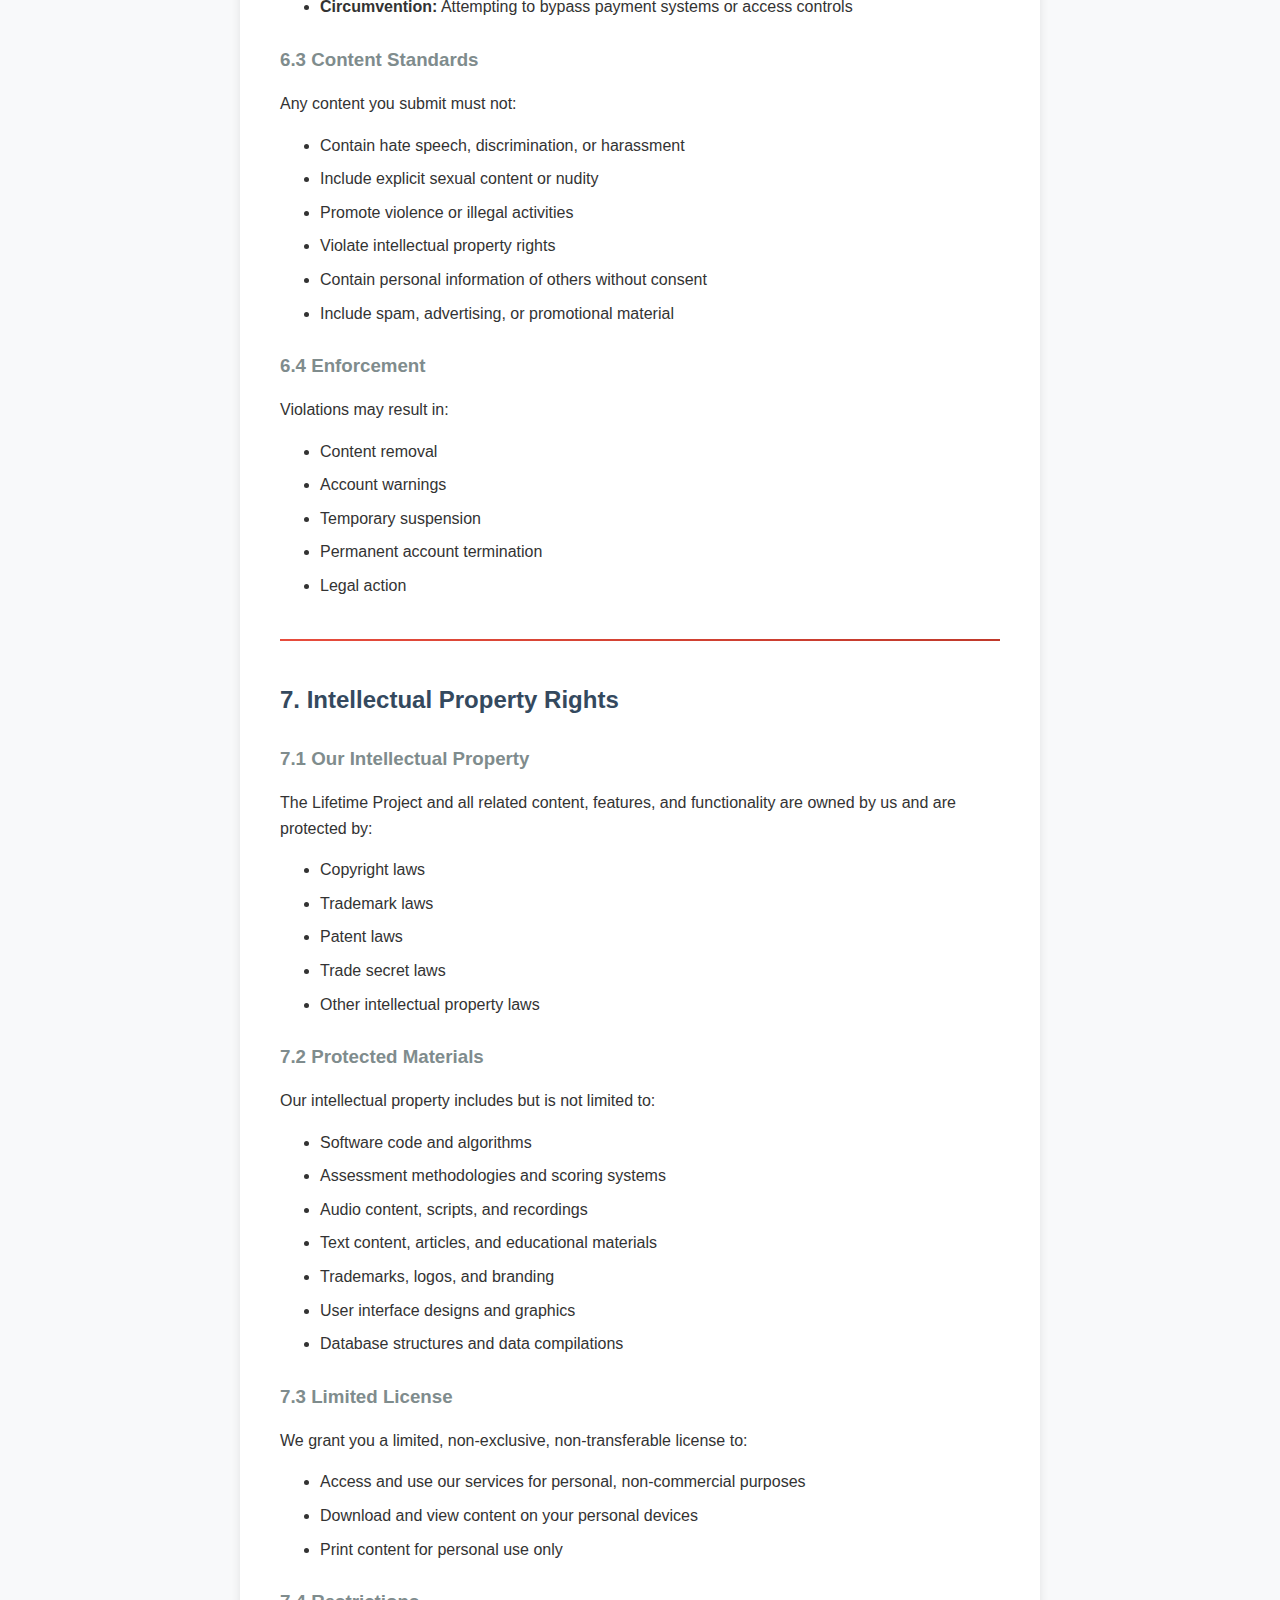
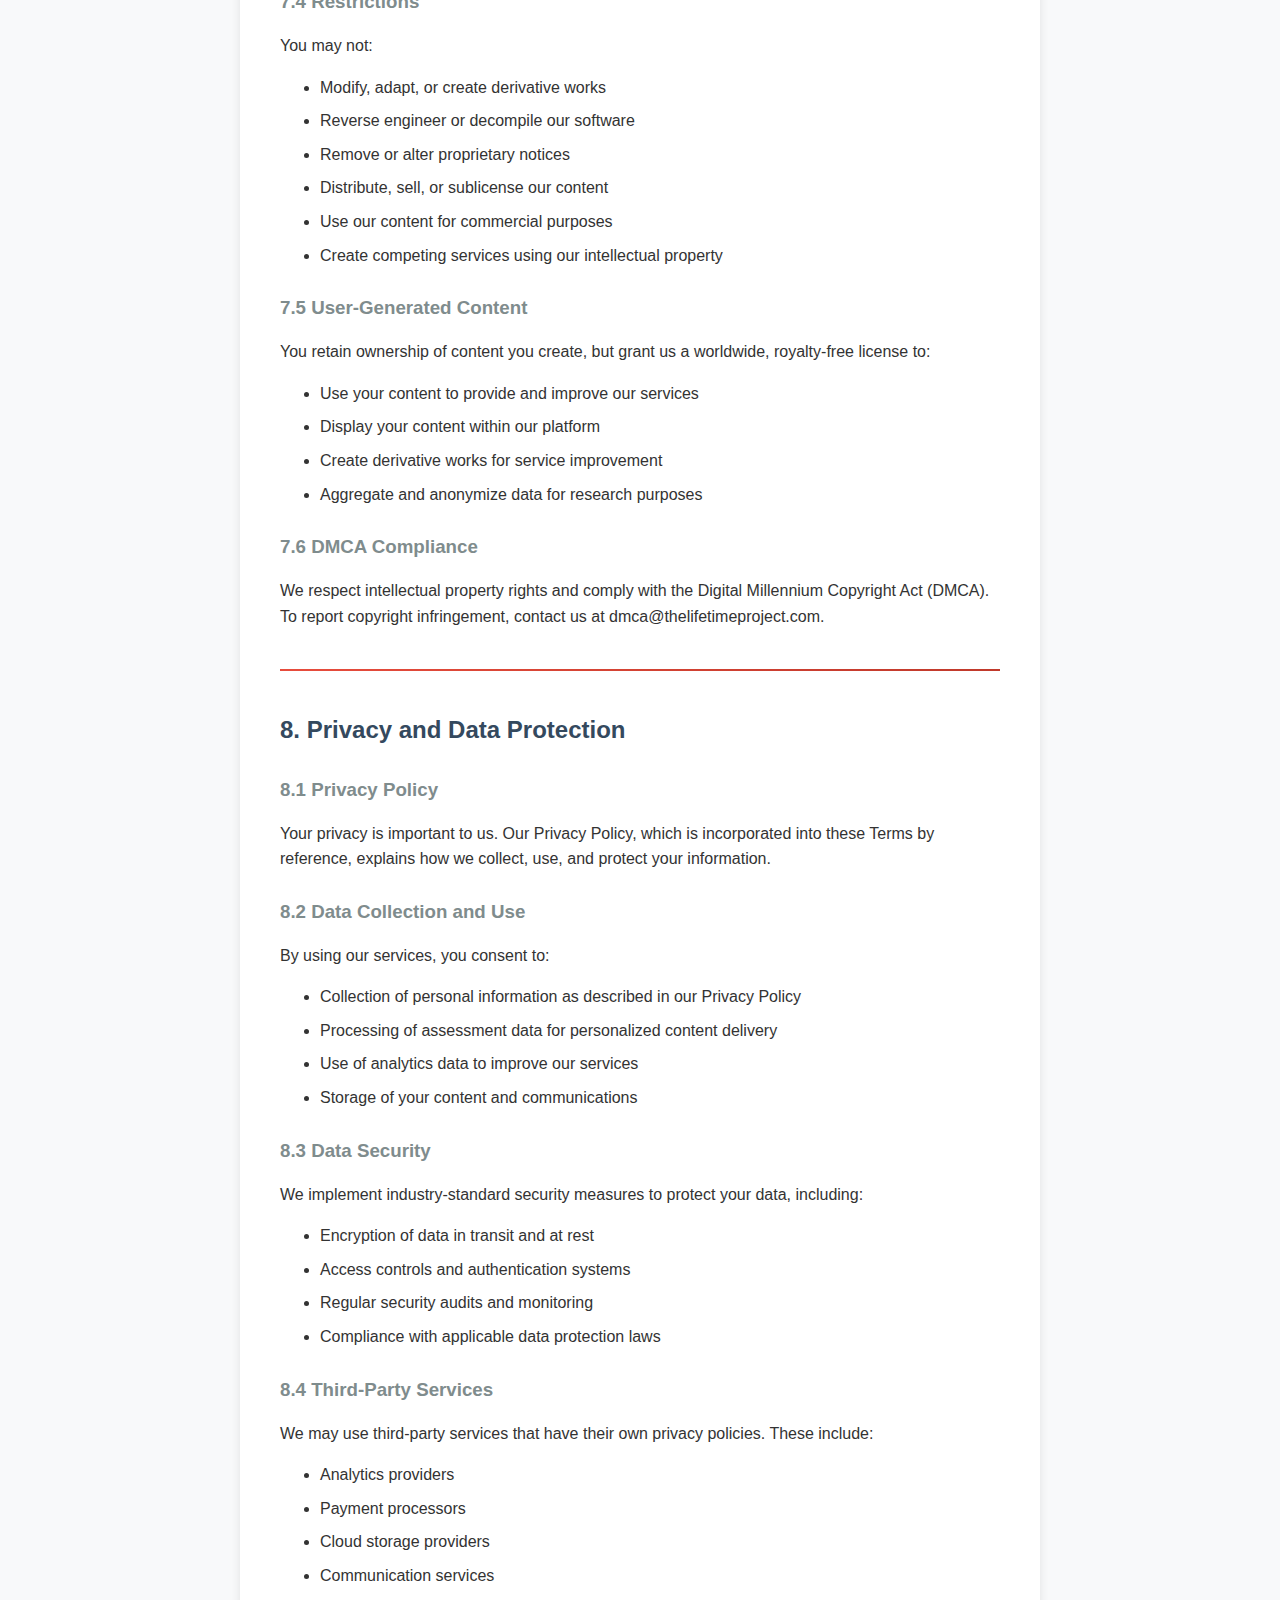
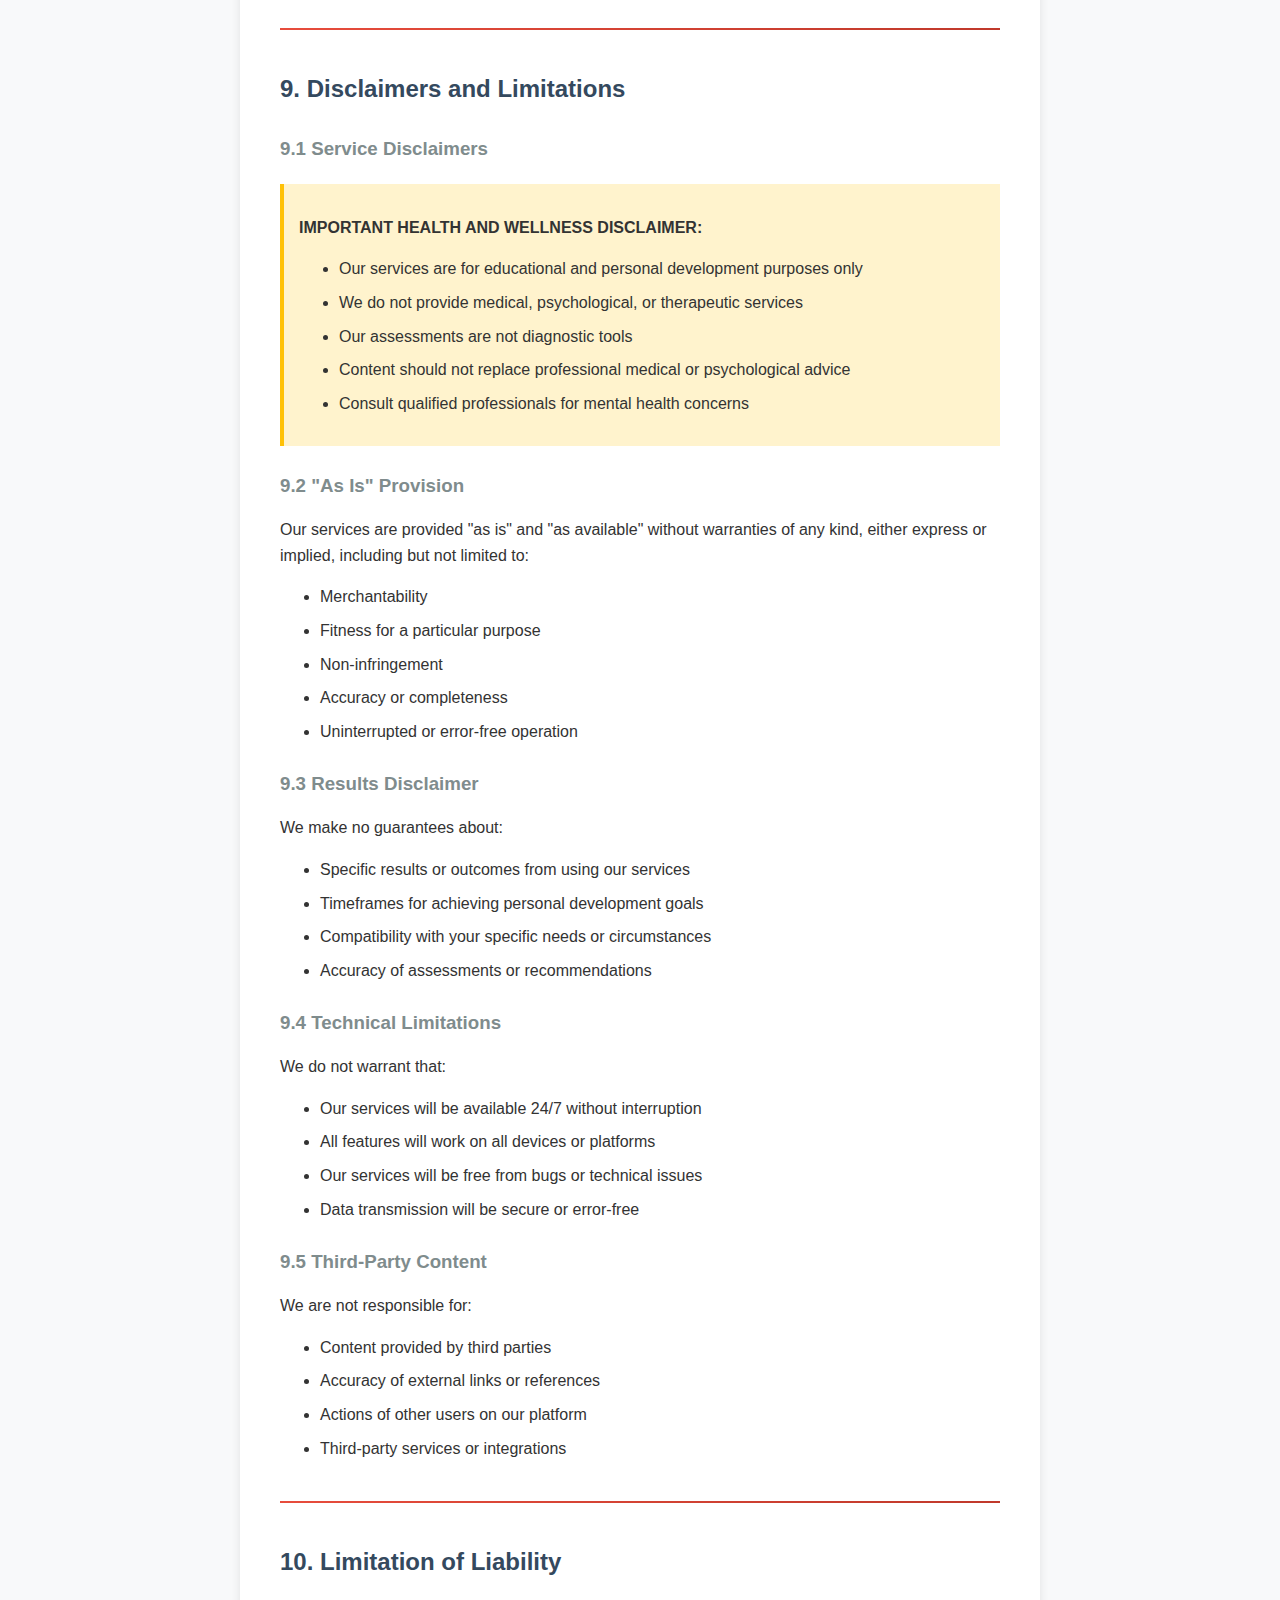
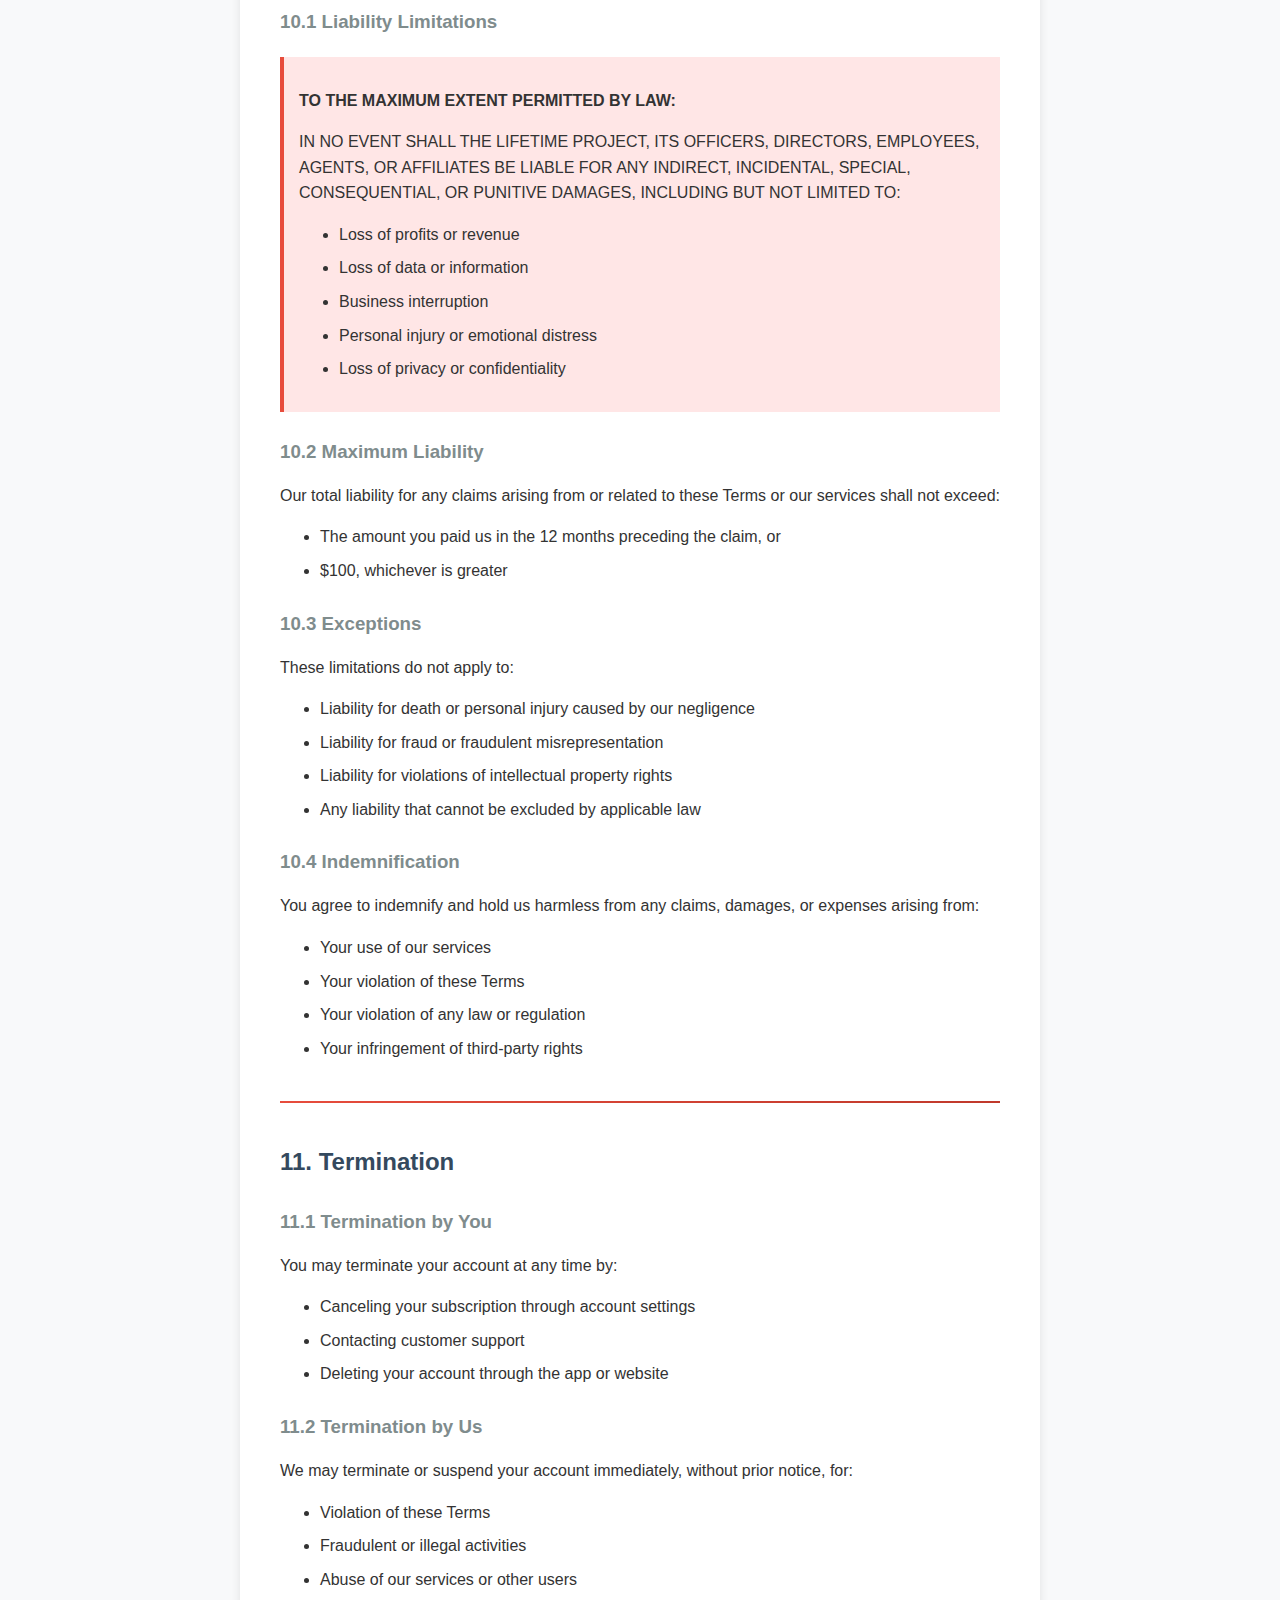
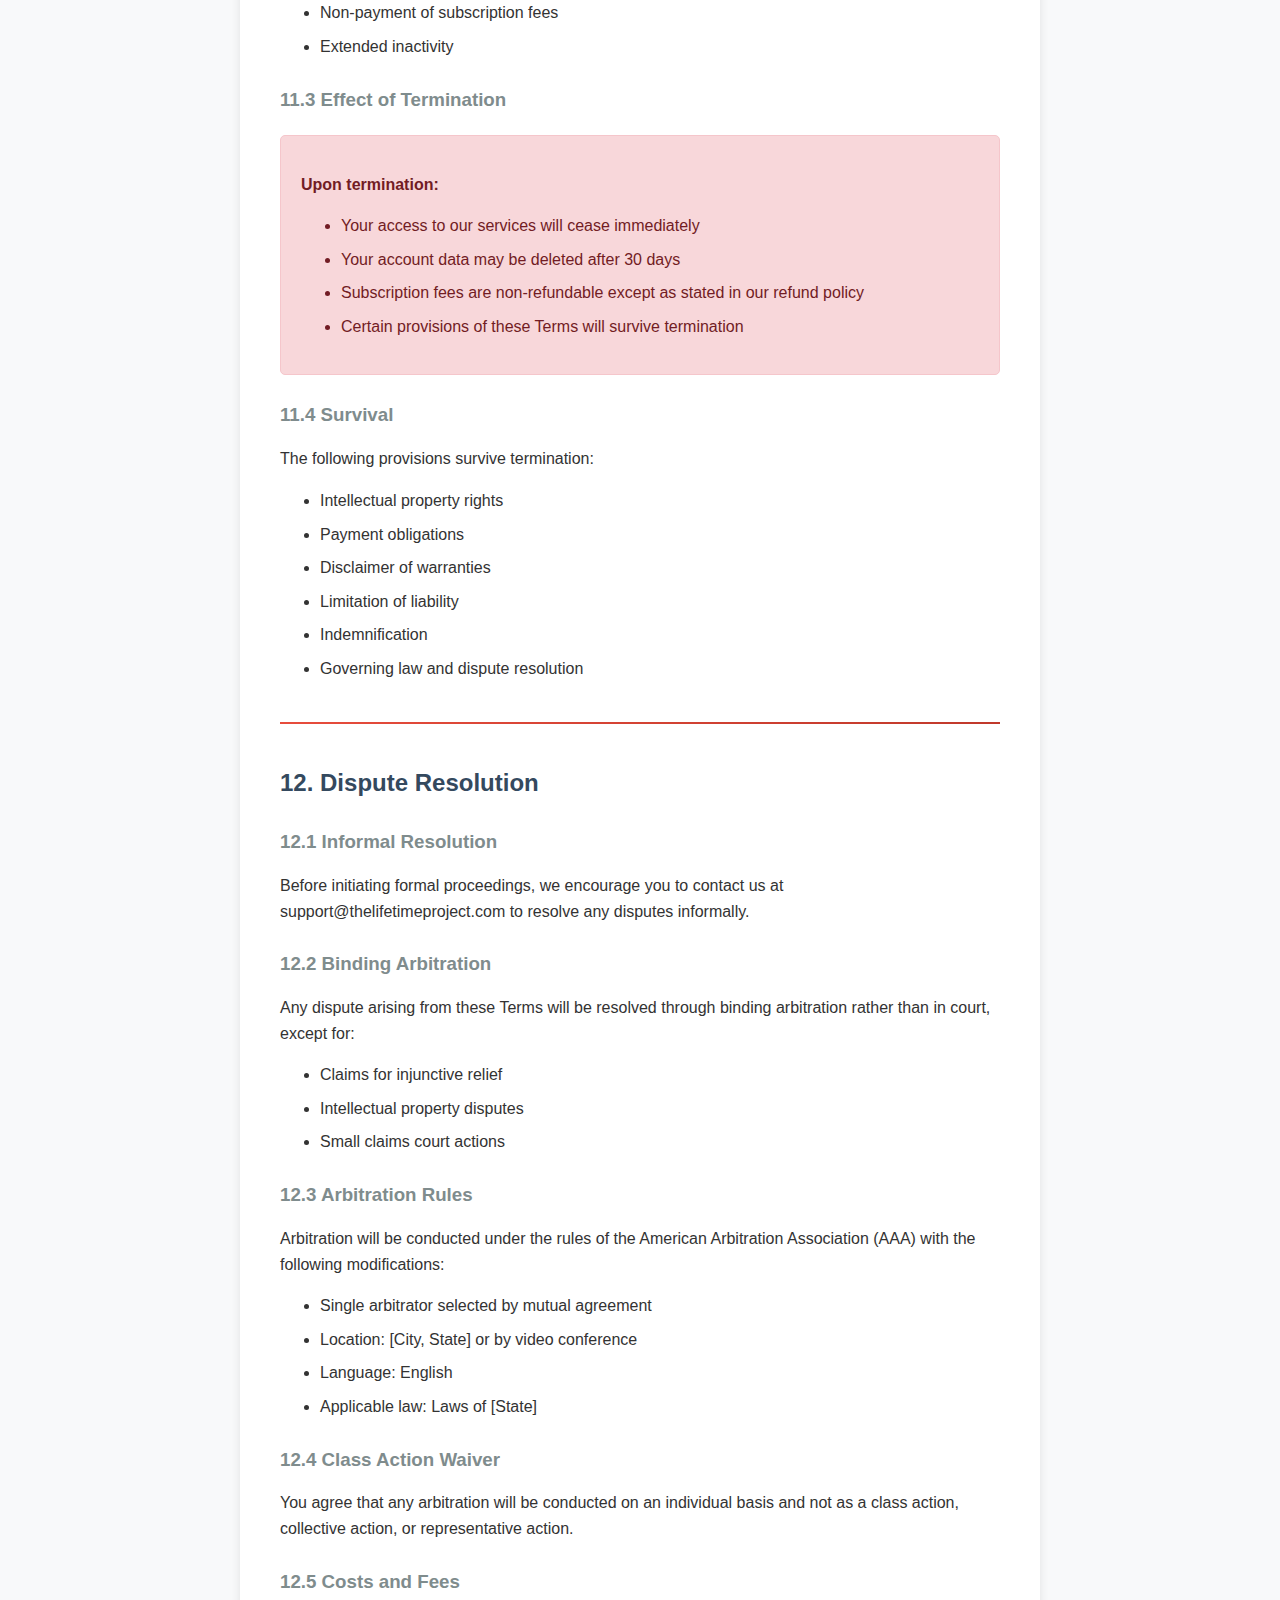
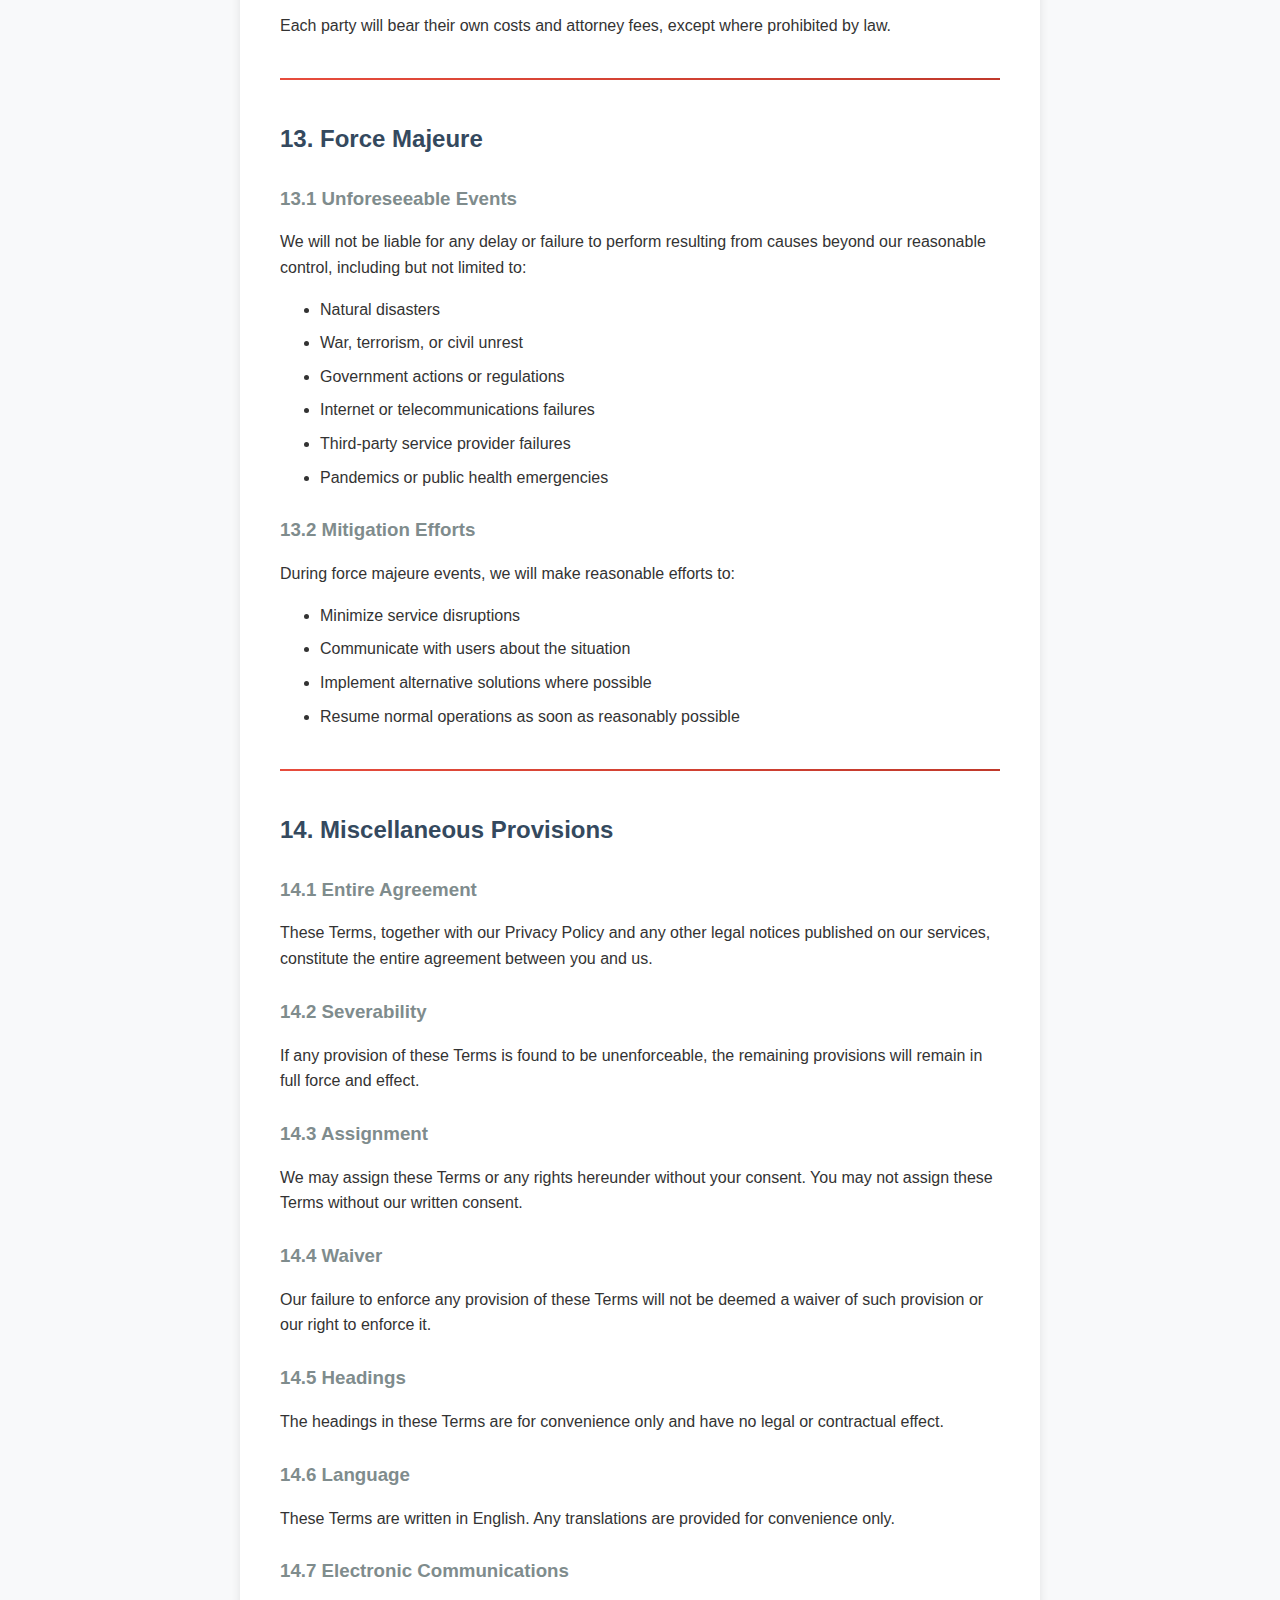
<file: terms-conditions.html>
<!DOCTYPE html>
<html lang="en">
<head>
    <meta charset="UTF-8">
    <meta name="viewport" content="width=device-width, initial-scale=1.0">
    <title>Terms and Conditions - The Lifetime Project</title>
    <style>
        body {
            font-family: -apple-system, BlinkMacSystemFont, 'Segoe UI', Roboto, Oxygen, Ubuntu, Cantarell, sans-serif;
            line-height: 1.6;
            color: #333;
            max-width: 800px;
            margin: 0 auto;
            padding: 20px;
            background-color: #f8f9fa;
        }
        .container {
            background: white;
            padding: 40px;
            border-radius: 10px;
            box-shadow: 0 2px 10px rgba(0,0,0,0.1);
        }
        h1 {
            color: #2c3e50;
            border-bottom: 3px solid #e74c3c;
            padding-bottom: 10px;
        }
        h2 {
            color: #34495e;
            margin-top: 30px;
            margin-bottom: 15px;
        }
        h3 {
            color: #7f8c8d;
            margin-top: 25px;
            margin-bottom: 10px;
        }
        .last-updated {
            background: #ecf0f1;
            padding: 15px;
            border-radius: 5px;
            margin-bottom: 30px;
            font-style: italic;
        }
        .highlight {
            background: #ffe6e6;
            padding: 15px;
            border-left: 4px solid #e74c3c;
            margin: 20px 0;
        }
        .warning {
            background: #fff3cd;
            padding: 15px;
            border-left: 4px solid #ffc107;
            margin: 20px 0;
        }
        .info {
            background: #d1ecf1;
            padding: 15px;
            border-left: 4px solid #17a2b8;
            margin: 20px 0;
        }
        ul, ol {
            margin-bottom: 15px;
        }
        li {
            margin-bottom: 8px;
        }
        .contact-info {
            background: #e8f5e8;
            padding: 20px;
            border-radius: 5px;
            margin-top: 30px;
        }
        .section-break {
            height: 2px;
            background: linear-gradient(to right, #e74c3c, #c0392b);
            margin: 40px 0;
            border: none;
        }
        table {
            width: 100%;
            border-collapse: collapse;
            margin: 20px 0;
        }
        table, th, td {
            border: 1px solid #ddd;
        }
        th, td {
            padding: 12px;
            text-align: left;
        }
        th {
            background-color: #f2f2f2;
        }
        .pricing-table {
            background: #f8f9fa;
            border-radius: 5px;
            padding: 20px;
            margin: 20px 0;
        }
        .termination-notice {
            background: #f8d7da;
            border: 1px solid #f5c6cb;
            border-radius: 5px;
            padding: 20px;
            margin: 20px 0;
            color: #721c24;
        }
        .acceptance-box {
            background: #d4edda;
            border: 1px solid #c3e6cb;
            border-radius: 5px;
            padding: 20px;
            margin: 30px 0;
            color: #155724;
        }
    </style>
</head>
<body>
    <div class="container">
        <h1>Terms and Conditions</h1>
        
        <div class="last-updated">
            <strong>Last Updated:</strong> January 2025<br>
            <strong>Effective Date:</strong> January 1, 2025
        </div>

        <div class="highlight">
            <strong>IMPORTANT - READ CAREFULLY:</strong> These Terms and Conditions ("Terms") constitute a legally binding agreement between you and The Lifetime Project. By accessing or using our services, you agree to be bound by these Terms. If you do not agree to these Terms, do not use our services.
        </div>

        <h2>1. Acceptance of Terms</h2>
        
        <h3>1.1 Agreement to Terms</h3>
        <p>By creating an account, accessing our website, downloading our mobile application, or using any of our services, you acknowledge that you have read, understood, and agree to be bound by these Terms and all applicable laws and regulations.</p>

        <h3>1.2 Capacity to Contract</h3>
        <p>You represent and warrant that:</p>
        <ul>
            <li>You are at least 18 years of age</li>
            <li>You have the legal capacity to enter into this agreement</li>
            <li>You are not barred from using our services under applicable law</li>
            <li>All information you provide is accurate and complete</li>
        </ul>

        <h3>1.3 Modifications to Terms</h3>
        <p>We reserve the right to modify these Terms at any time. Material changes will be notified through:</p>
        <ul>
            <li>Email notification to registered users</li>
            <li>In-app notifications</li>
            <li>Website announcements</li>
            <li>Updated "Last Modified" date</li>
        </ul>
        <p>Continued use of our services after modification constitutes acceptance of the updated Terms.</p>

        <hr class="section-break">

        <h2>2. Description of Services</h2>
        
        <h3>2.1 The Lifetime Project Platform</h3>
        <p>The Lifetime Project provides a comprehensive men's personal development platform featuring:</p>
        <ul>
            <li><strong>Psychological Assessments:</strong> KWML (King, Warrior, Magician, Lover) archetype analysis and other personality assessments</li>
            <li><strong>Personalized Content:</strong> AI-generated audio content, coaching sessions, and development materials</li>
            <li><strong>Goal Tracking:</strong> Epic goals, monthly themes, weekly objectives, and progress monitoring</li>
            <li><strong>AI Coaching:</strong> Personalized guidance and support through artificial intelligence</li>
            <li><strong>Community Features:</strong> Connection with other users on similar development journeys</li>
            <li><strong>Educational Content:</strong> Books, podcasts, articles, and multimedia resources</li>
        </ul>

        <h3>2.2 Service Availability</h3>
        <p>Our services are available through:</p>
        <ul>
            <li>Mobile applications (iOS and Android)</li>
            <li>Web-based platform</li>
            <li>API integrations with third-party services</li>
        </ul>

        <h3>2.3 Service Limitations</h3>
        <div class="warning">
            <p><strong>Important Disclaimers:</strong></p>
            <ul>
                <li>Our services are for personal development purposes only</li>
                <li>We do not provide medical, psychological, or therapeutic services</li>
                <li>Our AI coaching is not a substitute for professional counseling</li>
                <li>Results may vary based on individual engagement and circumstances</li>
            </ul>
        </div>

        <hr class="section-break">

        <h2>3. User Accounts and Registration</h2>
        
        <h3>3.1 Account Creation</h3>
        <p>To use our services, you must create an account by providing:</p>
        <ul>
            <li>Valid email address</li>
            <li>Secure password meeting our requirements</li>
            <li>Basic profile information</li>
            <li>Acceptance of these Terms and Privacy Policy</li>
        </ul>

        <h3>3.2 Account Security</h3>
        <p>You are responsible for:</p>
        <ul>
            <li>Maintaining the confidentiality of your login credentials</li>
            <li>All activities that occur under your account</li>
            <li>Notifying us immediately of any unauthorized access</li>
            <li>Using strong, unique passwords</li>
            <li>Logging out from shared devices</li>
        </ul>

        <h3>3.3 Account Information</h3>
        <p>You agree to:</p>
        <ul>
            <li>Provide accurate, current, and complete information</li>
            <li>Update information promptly when it changes</li>
            <li>Not impersonate others or create false identities</li>
            <li>Not create multiple accounts for the same person</li>
        </ul>

        <h3>3.4 Account Suspension and Termination</h3>
        <p>We reserve the right to suspend or terminate accounts for:</p>
        <ul>
            <li>Violation of these Terms</li>
            <li>Fraudulent or illegal activities</li>
            <li>Abuse of our services or other users</li>
            <li>Extended periods of inactivity</li>
            <li>Non-payment of fees</li>
        </ul>

        <hr class="section-break">

        <h2>4. Subscription Plans and Pricing</h2>
        
        <h3>4.1 Service Tiers</h3>
        <div class="pricing-table">
            <table>
                <thead>
                    <tr>
                        <th>Plan</th>
                        <th>Features</th>
                        <th>Price</th>
                        <th>Billing Cycle</th>
                    </tr>
                </thead>
                <tbody>
                    <tr>
                        <td>Free</td>
                        <td>Basic assessments, limited content</td>
                        <td>$0</td>
                        <td>N/A</td>
                    </tr>
                    <tr>
                        <td>Essential</td>
                        <td>Full assessments, personalized content, goal tracking</td>
                        <td>$19.99/month</td>
                        <td>Monthly</td>
                    </tr>
                    <tr>
                        <td>Premium</td>
                        <td>All features, unlimited content, AI coaching</td>
                        <td>$39.99/month</td>
                        <td>Monthly</td>
                    </tr>
                    <tr>
                        <td>Annual Premium</td>
                        <td>All Premium features</td>
                        <td>$399.99/year</td>
                        <td>Annual (2 months free)</td>
                    </tr>
                </tbody>
            </table>
        </div>

        <h3>4.2 Payment Terms</h3>
        <ul>
            <li><strong>Billing:</strong> Subscriptions are billed in advance on a recurring basis</li>
            <li><strong>Payment Methods:</strong> Credit cards, debit cards, PayPal, Apple Pay, Google Pay</li>
            <li><strong>Currency:</strong> All prices are in USD unless otherwise specified</li>
            <li><strong>Taxes:</strong> Prices exclude applicable taxes, which will be added at checkout</li>
            <li><strong>Auto-Renewal:</strong> Subscriptions automatically renew unless cancelled</li>
        </ul>

        <h3>4.3 Price Changes</h3>
        <p>We reserve the right to modify pricing with 30 days' notice. Price changes will:</p>
        <ul>
            <li>Not affect your current billing cycle</li>
            <li>Take effect at your next renewal date</li>
            <li>Be communicated via email and in-app notification</li>
            <li>Allow you to cancel before the price change takes effect</li>
        </ul>

        <h3>4.4 Free Trials</h3>
        <p>Free trials may be offered with the following conditions:</p>
        <ul>
            <li>One free trial per user, per plan type</li>
            <li>Valid payment method required</li>
            <li>Automatic conversion to paid subscription unless cancelled</li>
            <li>Full access to plan features during trial period</li>
        </ul>

        <hr class="section-break">

        <h2>5. Refunds and Cancellations</h2>
        
        <h3>5.1 Cancellation Policy</h3>
        <p>You may cancel your subscription at any time through:</p>
        <ul>
            <li>Account settings in the app or website</li>
            <li>Contacting customer support</li>
            <li>Your payment provider (App Store, Google Play)</li>
        </ul>

        <h3>5.2 Refund Policy</h3>
        <div class="info">
            <p><strong>30-Day Money-Back Guarantee:</strong> New subscribers can request a full refund within 30 days of their first payment.</p>
        </div>
        
        <p>Refunds are available under the following circumstances:</p>
        <ul>
            <li><strong>Technical Issues:</strong> If our service is unavailable for extended periods</li>
            <li><strong>Billing Errors:</strong> Incorrect charges or unauthorized payments</li>
            <li><strong>Satisfaction Guarantee:</strong> Within 30 days for new subscribers</li>
            <li><strong>Service Discontinuation:</strong> If we discontinue the service permanently</li>
        </ul>

        <h3>5.3 Refund Process</h3>
        <ul>
            <li>Request refunds through customer support</li>
            <li>Refunds processed within 5-10 business days</li>
            <li>Refunds issued to original payment method</li>
            <li>Account access continues until end of billing period</li>
        </ul>

        <h3>5.4 Pro-Rata Refunds</h3>
        <p>Pro-rata refunds are not available except in cases of:</p>
        <ul>
            <li>Service discontinuation</li>
            <li>Account termination by us without cause</li>
            <li>Extended service outages</li>
        </ul>

        <hr class="section-break">

        <h2>6. User Conduct and Prohibited Activities</h2>
        
        <h3>6.1 Acceptable Use</h3>
        <p>You agree to use our services only for lawful purposes and in accordance with these Terms. You will not:</p>
        <ul>
            <li>Violate any applicable laws or regulations</li>
            <li>Infringe on the rights of others</li>
            <li>Engage in harmful, threatening, or abusive behavior</li>
            <li>Harass, intimidate, or discriminate against other users</li>
            <li>Share inappropriate or offensive content</li>
        </ul>

        <h3>6.2 Prohibited Activities</h3>
        <p>The following activities are strictly prohibited:</p>
        <ul>
            <li><strong>Account Abuse:</strong> Creating fake accounts, sharing accounts, or impersonating others</li>
            <li><strong>Content Violations:</strong> Uploading illegal, harmful, or inappropriate content</li>
            <li><strong>Technical Abuse:</strong> Hacking, reverse engineering, or attempting to breach security</li>
            <li><strong>Commercial Misuse:</strong> Using our services for unauthorized commercial purposes</li>
            <li><strong>Spam and Solicitation:</strong> Sending unsolicited messages or promotional content</li>
            <li><strong>Circumvention:</strong> Attempting to bypass payment systems or access controls</li>
        </ul>

        <h3>6.3 Content Standards</h3>
        <p>Any content you submit must not:</p>
        <ul>
            <li>Contain hate speech, discrimination, or harassment</li>
            <li>Include explicit sexual content or nudity</li>
            <li>Promote violence or illegal activities</li>
            <li>Violate intellectual property rights</li>
            <li>Contain personal information of others without consent</li>
            <li>Include spam, advertising, or promotional material</li>
        </ul>

        <h3>6.4 Enforcement</h3>
        <p>Violations may result in:</p>
        <ul>
            <li>Content removal</li>
            <li>Account warnings</li>
            <li>Temporary suspension</li>
            <li>Permanent account termination</li>
            <li>Legal action</li>
        </ul>

        <hr class="section-break">

        <h2>7. Intellectual Property Rights</h2>
        
        <h3>7.1 Our Intellectual Property</h3>
        <p>The Lifetime Project and all related content, features, and functionality are owned by us and are protected by:</p>
        <ul>
            <li>Copyright laws</li>
            <li>Trademark laws</li>
            <li>Patent laws</li>
            <li>Trade secret laws</li>
            <li>Other intellectual property laws</li>
        </ul>

        <h3>7.2 Protected Materials</h3>
        <p>Our intellectual property includes but is not limited to:</p>
        <ul>
            <li>Software code and algorithms</li>
            <li>Assessment methodologies and scoring systems</li>
            <li>Audio content, scripts, and recordings</li>
            <li>Text content, articles, and educational materials</li>
            <li>Trademarks, logos, and branding</li>
            <li>User interface designs and graphics</li>
            <li>Database structures and data compilations</li>
        </ul>

        <h3>7.3 Limited License</h3>
        <p>We grant you a limited, non-exclusive, non-transferable license to:</p>
        <ul>
            <li>Access and use our services for personal, non-commercial purposes</li>
            <li>Download and view content on your personal devices</li>
            <li>Print content for personal use only</li>
        </ul>

        <h3>7.4 Restrictions</h3>
        <p>You may not:</p>
        <ul>
            <li>Modify, adapt, or create derivative works</li>
            <li>Reverse engineer or decompile our software</li>
            <li>Remove or alter proprietary notices</li>
            <li>Distribute, sell, or sublicense our content</li>
            <li>Use our content for commercial purposes</li>
            <li>Create competing services using our intellectual property</li>
        </ul>

        <h3>7.5 User-Generated Content</h3>
        <p>You retain ownership of content you create, but grant us a worldwide, royalty-free license to:</p>
        <ul>
            <li>Use your content to provide and improve our services</li>
            <li>Display your content within our platform</li>
            <li>Create derivative works for service improvement</li>
            <li>Aggregate and anonymize data for research purposes</li>
        </ul>

        <h3>7.6 DMCA Compliance</h3>
        <p>We respect intellectual property rights and comply with the Digital Millennium Copyright Act (DMCA). To report copyright infringement, contact us at dmca@thelifetimeproject.com.</p>

        <hr class="section-break">

        <h2>8. Privacy and Data Protection</h2>
        
        <h3>8.1 Privacy Policy</h3>
        <p>Your privacy is important to us. Our Privacy Policy, which is incorporated into these Terms by reference, explains how we collect, use, and protect your information.</p>

        <h3>8.2 Data Collection and Use</h3>
        <p>By using our services, you consent to:</p>
        <ul>
            <li>Collection of personal information as described in our Privacy Policy</li>
            <li>Processing of assessment data for personalized content delivery</li>
            <li>Use of analytics data to improve our services</li>
            <li>Storage of your content and communications</li>
        </ul>

        <h3>8.3 Data Security</h3>
        <p>We implement industry-standard security measures to protect your data, including:</p>
        <ul>
            <li>Encryption of data in transit and at rest</li>
            <li>Access controls and authentication systems</li>
            <li>Regular security audits and monitoring</li>
            <li>Compliance with applicable data protection laws</li>
        </ul>

        <h3>8.4 Third-Party Services</h3>
        <p>We may use third-party services that have their own privacy policies. These include:</p>
        <ul>
            <li>Analytics providers</li>
            <li>Payment processors</li>
            <li>Cloud storage providers</li>
            <li>Communication services</li>
        </ul>

        <hr class="section-break">

        <h2>9. Disclaimers and Limitations</h2>
        
        <h3>9.1 Service Disclaimers</h3>
        <div class="warning">
            <p><strong>IMPORTANT HEALTH AND WELLNESS DISCLAIMER:</strong></p>
            <ul>
                <li>Our services are for educational and personal development purposes only</li>
                <li>We do not provide medical, psychological, or therapeutic services</li>
                <li>Our assessments are not diagnostic tools</li>
                <li>Content should not replace professional medical or psychological advice</li>
                <li>Consult qualified professionals for mental health concerns</li>
            </ul>
        </div>

        <h3>9.2 "As Is" Provision</h3>
        <p>Our services are provided "as is" and "as available" without warranties of any kind, either express or implied, including but not limited to:</p>
        <ul>
            <li>Merchantability</li>
            <li>Fitness for a particular purpose</li>
            <li>Non-infringement</li>
            <li>Accuracy or completeness</li>
            <li>Uninterrupted or error-free operation</li>
        </ul>

        <h3>9.3 Results Disclaimer</h3>
        <p>We make no guarantees about:</p>
        <ul>
            <li>Specific results or outcomes from using our services</li>
            <li>Timeframes for achieving personal development goals</li>
            <li>Compatibility with your specific needs or circumstances</li>
            <li>Accuracy of assessments or recommendations</li>
        </ul>

        <h3>9.4 Technical Limitations</h3>
        <p>We do not warrant that:</p>
        <ul>
            <li>Our services will be available 24/7 without interruption</li>
            <li>All features will work on all devices or platforms</li>
            <li>Our services will be free from bugs or technical issues</li>
            <li>Data transmission will be secure or error-free</li>
        </ul>

        <h3>9.5 Third-Party Content</h3>
        <p>We are not responsible for:</p>
        <ul>
            <li>Content provided by third parties</li>
            <li>Accuracy of external links or references</li>
            <li>Actions of other users on our platform</li>
            <li>Third-party services or integrations</li>
        </ul>

        <hr class="section-break">

        <h2>10. Limitation of Liability</h2>
        
        <h3>10.1 Liability Limitations</h3>
        <div class="highlight">
            <p><strong>TO THE MAXIMUM EXTENT PERMITTED BY LAW:</strong></p>
            <p>IN NO EVENT SHALL THE LIFETIME PROJECT, ITS OFFICERS, DIRECTORS, EMPLOYEES, AGENTS, OR AFFILIATES BE LIABLE FOR ANY INDIRECT, INCIDENTAL, SPECIAL, CONSEQUENTIAL, OR PUNITIVE DAMAGES, INCLUDING BUT NOT LIMITED TO:</p>
            <ul>
                <li>Loss of profits or revenue</li>
                <li>Loss of data or information</li>
                <li>Business interruption</li>
                <li>Personal injury or emotional distress</li>
                <li>Loss of privacy or confidentiality</li>
            </ul>
        </div>

        <h3>10.2 Maximum Liability</h3>
        <p>Our total liability for any claims arising from or related to these Terms or our services shall not exceed:</p>
        <ul>
            <li>The amount you paid us in the 12 months preceding the claim, or</li>
            <li>$100, whichever is greater</li>
        </ul>

        <h3>10.3 Exceptions</h3>
        <p>These limitations do not apply to:</p>
        <ul>
            <li>Liability for death or personal injury caused by our negligence</li>
            <li>Liability for fraud or fraudulent misrepresentation</li>
            <li>Liability for violations of intellectual property rights</li>
            <li>Any liability that cannot be excluded by applicable law</li>
        </ul>

        <h3>10.4 Indemnification</h3>
        <p>You agree to indemnify and hold us harmless from any claims, damages, or expenses arising from:</p>
        <ul>
            <li>Your use of our services</li>
            <li>Your violation of these Terms</li>
            <li>Your violation of any law or regulation</li>
            <li>Your infringement of third-party rights</li>
        </ul>

        <hr class="section-break">

        <h2>11. Termination</h2>
        
        <h3>11.1 Termination by You</h3>
        <p>You may terminate your account at any time by:</p>
        <ul>
            <li>Canceling your subscription through account settings</li>
            <li>Contacting customer support</li>
            <li>Deleting your account through the app or website</li>
        </ul>

        <h3>11.2 Termination by Us</h3>
        <p>We may terminate or suspend your account immediately, without prior notice, for:</p>
        <ul>
            <li>Violation of these Terms</li>
            <li>Fraudulent or illegal activities</li>
            <li>Abuse of our services or other users</li>
            <li>Non-payment of subscription fees</li>
            <li>Extended inactivity</li>
        </ul>

        <h3>11.3 Effect of Termination</h3>
        <div class="termination-notice">
            <p><strong>Upon termination:</strong></p>
            <ul>
                <li>Your access to our services will cease immediately</li>
                <li>Your account data may be deleted after 30 days</li>
                <li>Subscription fees are non-refundable except as stated in our refund policy</li>
                <li>Certain provisions of these Terms will survive termination</li>
            </ul>
        </div>

        <h3>11.4 Survival</h3>
        <p>The following provisions survive termination:</p>
        <ul>
            <li>Intellectual property rights</li>
            <li>Payment obligations</li>
            <li>Disclaimer of warranties</li>
            <li>Limitation of liability</li>
            <li>Indemnification</li>
            <li>Governing law and dispute resolution</li>
        </ul>

        <hr class="section-break">

        <h2>12. Dispute Resolution</h2>
        
        <h3>12.1 Informal Resolution</h3>
        <p>Before initiating formal proceedings, we encourage you to contact us at support@thelifetimeproject.com to resolve any disputes informally.</p>

        <h3>12.2 Binding Arbitration</h3>
        <p>Any dispute arising from these Terms will be resolved through binding arbitration rather than in court, except for:</p>
        <ul>
            <li>Claims for injunctive relief</li>
            <li>Intellectual property disputes</li>
            <li>Small claims court actions</li>
        </ul>

        <h3>12.3 Arbitration Rules</h3>
        <p>Arbitration will be conducted under the rules of the American Arbitration Association (AAA) with the following modifications:</p>
        <ul>
            <li>Single arbitrator selected by mutual agreement</li>
            <li>Location: [City, State] or by video conference</li>
            <li>Language: English</li>
            <li>Applicable law: Laws of [State]</li>
        </ul>

        <h3>12.4 Class Action Waiver</h3>
        <p>You agree that any arbitration will be conducted on an individual basis and not as a class action, collective action, or representative action.</p>

        <h3>12.5 Costs and Fees</h3>
        <p>Each party will bear their own costs and attorney fees, except where prohibited by law.</p>

        <hr class="section-break">

        <h2>13. Force Majeure</h2>
        
        <h3>13.1 Unforeseeable Events</h3>
        <p>We will not be liable for any delay or failure to perform resulting from causes beyond our reasonable control, including but not limited to:</p>
        <ul>
            <li>Natural disasters</li>
            <li>War, terrorism, or civil unrest</li>
            <li>Government actions or regulations</li>
            <li>Internet or telecommunications failures</li>
            <li>Third-party service provider failures</li>
            <li>Pandemics or public health emergencies</li>
        </ul>

        <h3>13.2 Mitigation Efforts</h3>
        <p>During force majeure events, we will make reasonable efforts to:</p>
        <ul>
            <li>Minimize service disruptions</li>
            <li>Communicate with users about the situation</li>
            <li>Implement alternative solutions where possible</li>
            <li>Resume normal operations as soon as reasonably possible</li>
        </ul>

        <hr class="section-break">

        <h2>14. Miscellaneous Provisions</h2>
        
        <h3>14.1 Entire Agreement</h3>
        <p>These Terms, together with our Privacy Policy and any other legal notices published on our services, constitute the entire agreement between you and us.</p>

        <h3>14.2 Severability</h3>
        <p>If any provision of these Terms is found to be unenforceable, the remaining provisions will remain in full force and effect.</p>

        <h3>14.3 Assignment</h3>
        <p>We may assign these Terms or any rights hereunder without your consent. You may not assign these Terms without our written consent.</p>

        <h3>14.4 Waiver</h3>
        <p>Our failure to enforce any provision of these Terms will not be deemed a waiver of such provision or our right to enforce it.</p>

        <h3>14.5 Headings</h3>
        <p>The headings in these Terms are for convenience only and have no legal or contractual effect.</p>

        <h3>14.6 Language</h3>
        <p>These Terms are written in English. Any translations are provided for convenience only.</p>

        <h3>14.7 Electronic Communications</h3>
        <p>You consent to receive communications from us electronically, including through email, in-app notifications, and website postings.</p>

        <hr class="section-break">

        <h2>15. Governing Law and Jurisdiction</h2>
        
        <h3>15.1 Governing Law</h3>
        <p>These Terms are governed by the laws of [State/Country], without regard to conflict of law principles.</p>

        <h3>15.2 Jurisdiction</h3>
        <p>Any legal action or proceeding arising under these Terms will be brought exclusively in the courts located in [City, State], and you consent to the jurisdiction of such courts.</p>

        <h3>15.3 International Users</h3>
        <p>If you are accessing our services from outside the United States, you are responsible for compliance with local laws.</p>

        <hr class="section-break">

        <h2>16. Contact Information</h2>
        
        <div class="contact-info">
            <h3>Customer Support</h3>
            <p><strong>Email:</strong> support@thelifetimeproject.com</p>
            <p><strong>Phone:</strong> 1-800-LIFETIME</p>
            <p><strong>Hours:</strong> Monday-Friday, 9AM-6PM EST</p>
            
            <h3>Legal Department</h3>
            <p><strong>Email:</strong> legal@thelifetimeproject.com</p>
            <p><strong>Address:</strong><br>
            The Lifetime Project<br>
            Legal Department<br>
            [Company Address]<br>
            [City, State ZIP]<br>
            United States</p>
            
            <h3>Business Information</h3>
            <p><strong>Company:</strong> The Lifetime Project LLC</p>
            <p><strong>Website:</strong> www.thelifetimeproject.com</p>
            <p><strong>Registration:</strong> [State] Corporation</p>
        </div>

        <hr class="section-break">

        <div class="acceptance-box">
            <h2>17. Acknowledgment and Acceptance</h2>
            <p><strong>By using The Lifetime Project services, you acknowledge that:</strong></p>
            <ul>
                <li>You have read and understood these Terms and Conditions</li>
                <li>You agree to be bound by all provisions contained herein</li>
                <li>You have the legal authority to enter into this agreement</li>
                <li>You will comply with all applicable laws and regulations</li>
                <li>You understand the limitations and disclaimers set forth in these Terms</li>
            </ul>
            
            <p><strong>If you do not agree with any part of these Terms, you must not use our services.</strong></p>
            
            <p><strong>Questions or concerns about these Terms?</strong> Contact us at legal@thelifetimeproject.com. We're committed to addressing your concerns and providing clarification on any aspect of these Terms.</p>
        </div>

        <div class="info">
            <p><strong>Thank you for choosing The Lifetime Project!</strong> We're committed to supporting your personal development journey while maintaining the highest standards of service, privacy, and legal compliance.</p>
        </div>
    </div>
</body>
</html>
</file>
